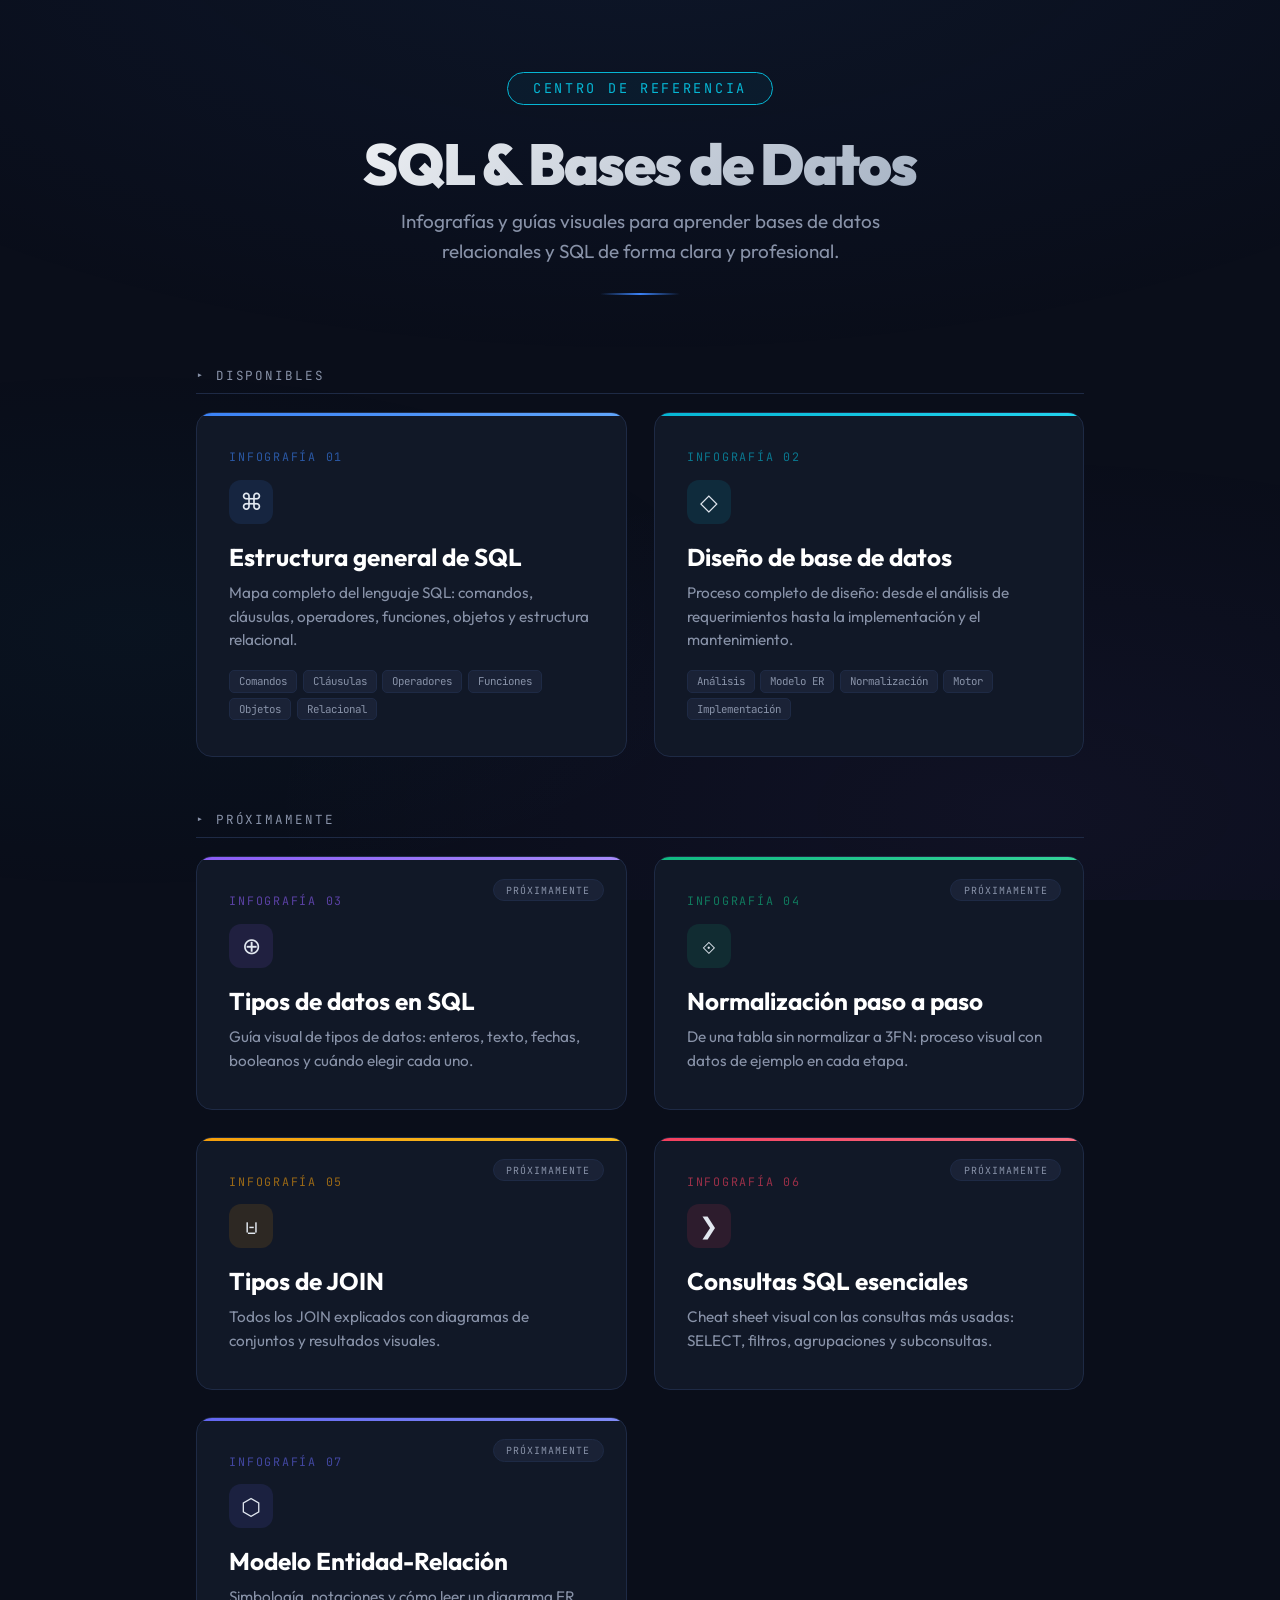
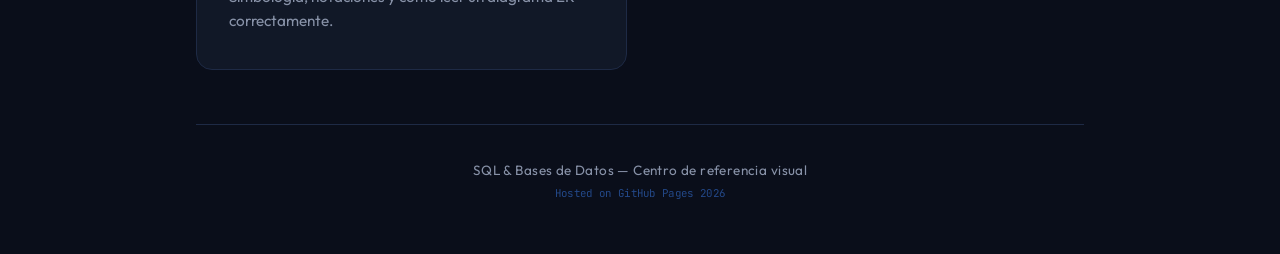
<file: index.html>
<!DOCTYPE html>
<html lang="es">
<head>
<meta charset="UTF-8">
<meta name="viewport" content="width=device-width, initial-scale=1.0">
<title>SQL & Bases de Datos — Centro de Referencia</title>
<link href="https://fonts.googleapis.com/css2?family=Outfit:wght@300;400;500;600;700;800;900&family=JetBrains+Mono:wght@400;500;600&display=swap" rel="stylesheet">
<style>
*{margin:0;padding:0;box-sizing:border-box}
:root{
--bg:#0a0e1a;
--surface:#111827;
--surface2:#1a2236;
--border:#1e2a45;
--text:#e2e8f0;
--text-muted:#8892a8;
}
html{font-size:18px}
body{
background:var(--bg);
color:var(--text);
font-family:'Outfit',sans-serif;
min-height:100vh;
overflow-x:hidden;
}
body::before{
content:'';position:fixed;top:0;left:0;right:0;bottom:0;
background:
  radial-gradient(ellipse 80% 50% at 50% -10%, #3b82f612, transparent),
  radial-gradient(ellipse 60% 40% at 80% 90%, #8b5cf60d, transparent),
  radial-gradient(ellipse 50% 30% at 10% 70%, #06b6d408, transparent);
pointer-events:none;z-index:0;
}

.container{position:relative;z-index:1;max-width:960px;margin:0 auto;padding:4rem 2rem 3rem}

/* HEADER */
.header{text-align:center;margin-bottom:4rem}
.logo{
font-family:'JetBrains Mono',monospace;
font-size:.75rem;letter-spacing:.2em;text-transform:uppercase;
color:#06b6d4;
border:1px solid #06b6d4;
border-radius:100px;
padding:.35rem 1.4rem;
display:inline-block;
margin-bottom:1.5rem;
background:rgba(6,182,212,.06);
}
.header h1{
font-size:3.2rem;font-weight:900;
letter-spacing:-.03em;
background:linear-gradient(135deg,#fff 0%,#94a3b8 100%);
-webkit-background-clip:text;-webkit-text-fill-color:transparent;
line-height:1.1;margin-bottom:.6rem;
}
.header p{
font-size:1.05rem;color:var(--text-muted);font-weight:400;
max-width:520px;margin:0 auto;line-height:1.6;
}
.header-line{
width:80px;height:2px;margin:1.5rem auto 0;
background:linear-gradient(90deg,transparent,#3b82f6,transparent);
}

/* CARDS GRID */
.cards{
display:grid;
grid-template-columns:repeat(2,1fr);
gap:1.5rem;
margin-bottom:3rem;
}

.card{
background:var(--surface);
border:1px solid var(--border);
border-radius:16px;
padding:2rem 1.8rem;
position:relative;
overflow:hidden;
text-decoration:none;
color:var(--text);
transition:all .35s ease;
display:flex;flex-direction:column;
}
.card::before{
content:'';position:absolute;top:0;left:0;right:0;height:3px;
background:var(--gradient);
transition:height .3s ease;
}
.card:hover{
border-color:var(--glow);
transform:translateY(-4px);
box-shadow:0 12px 40px rgba(0,0,0,.4), 0 0 30px var(--shadow);
}
.card:hover::before{height:4px}

.card-number{
font-family:'JetBrains Mono',monospace;
font-size:.65rem;color:var(--glow);opacity:.6;
letter-spacing:.15em;text-transform:uppercase;
margin-bottom:.8rem;
}
.card-icon{
width:44px;height:44px;border-radius:12px;
display:flex;align-items:center;justify-content:center;
background:var(--icon-bg);
font-size:1.3rem;
margin-bottom:1rem;
}
.card h2{
font-size:1.35rem;font-weight:700;color:#fff;
margin-bottom:.5rem;line-height:1.25;
}
.card p{
font-size:.85rem;color:var(--text-muted);line-height:1.55;
flex:1;
}
.card-tags{
display:flex;flex-wrap:wrap;gap:.3rem;
margin-top:1rem;
}
.card-tag{
font-family:'JetBrains Mono',monospace;
font-size:.6rem;
background:var(--surface2);
border:1px solid var(--border);
border-radius:5px;
padding:.18rem .5rem;
color:var(--text-muted);
}
.card-arrow{
position:absolute;bottom:1.5rem;right:1.5rem;
font-size:1.1rem;color:var(--glow);
opacity:0;transition:all .3s;
transform:translateX(-6px);
}
.card:hover .card-arrow{opacity:1;transform:translateX(0)}

/* AVAILABLE */
.card.available{cursor:pointer}

/* COMING SOON */
.card.soon{opacity:.45;pointer-events:none}
.card.soon::after{
content:'Próximamente';
position:absolute;top:1.2rem;right:1.2rem;
font-family:'JetBrains Mono',monospace;
font-size:.55rem;letter-spacing:.1em;text-transform:uppercase;
color:var(--text-muted);
border:1px solid var(--border);
border-radius:100px;
padding:.2rem .7rem;
background:var(--surface2);
}

/* CARD COLORS */
.card.c1{--glow:#3b82f6;--gradient:linear-gradient(90deg,#3b82f6,#60a5fa);--icon-bg:rgba(59,130,246,.12);--shadow:#3b82f615}
.card.c2{--glow:#06b6d4;--gradient:linear-gradient(90deg,#06b6d4,#22d3ee);--icon-bg:rgba(6,182,212,.12);--shadow:#06b6d415}
.card.c3{--glow:#8b5cf6;--gradient:linear-gradient(90deg,#8b5cf6,#a78bfa);--icon-bg:rgba(139,92,246,.12);--shadow:#8b5cf615}
.card.c4{--glow:#10b981;--gradient:linear-gradient(90deg,#10b981,#34d399);--icon-bg:rgba(16,185,129,.12);--shadow:#10b98115}
.card.c5{--glow:#f59e0b;--gradient:linear-gradient(90deg,#f59e0b,#fbbf24);--icon-bg:rgba(245,158,11,.12);--shadow:#f59e0b15}
.card.c6{--glow:#f43f5e;--gradient:linear-gradient(90deg,#f43f5e,#fb7185);--icon-bg:rgba(244,63,94,.12);--shadow:#f43f5e15}
.card.c7{--glow:#6366f1;--gradient:linear-gradient(90deg,#6366f1,#818cf8);--icon-bg:rgba(99,102,241,.12);--shadow:#6366f115}

/* SECTION LABEL */
.section-label{
font-family:'JetBrains Mono',monospace;
font-size:.7rem;letter-spacing:.15em;text-transform:uppercase;
color:var(--text-muted);
margin-bottom:1rem;
padding-bottom:.5rem;
border-bottom:1px solid var(--border);
}

/* FOOTER */
.footer{
text-align:center;
padding-top:2rem;
border-top:1px solid var(--border);
}
.footer p{
font-size:.75rem;color:var(--text-muted);letter-spacing:.03em;
}
.footer .tech{
font-family:'JetBrains Mono',monospace;
font-size:.6rem;margin-top:.4rem;color:#3b82f680;
}

/* RESPONSIVE */
@media(max-width:700px){
.cards{grid-template-columns:1fr}
.header h1{font-size:2.4rem}
}

/* ANIMATION */
@keyframes fadeUp{from{opacity:0;transform:translateY(20px)}to{opacity:1;transform:translateY(0)}}
.card{animation:fadeUp .5s ease both}
.card:nth-child(1){animation-delay:.05s}
.card:nth-child(2){animation-delay:.1s}
.card:nth-child(3){animation-delay:.15s}
.card:nth-child(4){animation-delay:.2s}
.card:nth-child(5){animation-delay:.25s}
.card:nth-child(6){animation-delay:.3s}
.card:nth-child(7){animation-delay:.35s}
</style>
</head>
<body>
<div class="container">

<header class="header">
  <div class="logo">Centro de referencia</div>
  <h1>SQL & Bases de Datos</h1>
  <p>Infografías y guías visuales para aprender bases de datos relacionales y SQL de forma clara y profesional.</p>
  <div class="header-line"></div>
</header>

<!-- DISPONIBLES -->
<div class="section-label">▸ Disponibles</div>
<div class="cards">

  <a class="card available c1" href="sql-infografia.html">
    <div class="card-number">Infografía 01</div>
    <div class="card-icon">⌘</div>
    <h2>Estructura general de SQL</h2>
    <p>Mapa completo del lenguaje SQL: comandos, cláusulas, operadores, funciones, objetos y estructura relacional.</p>
    <div class="card-tags">
      <span class="card-tag">Comandos</span>
      <span class="card-tag">Cláusulas</span>
      <span class="card-tag">Operadores</span>
      <span class="card-tag">Funciones</span>
      <span class="card-tag">Objetos</span>
      <span class="card-tag">Relacional</span>
    </div>
    <span class="card-arrow">→</span>
  </a>

  <a class="card available c2" href="diseno-base-de-datos.html">
    <div class="card-number">Infografía 02</div>
    <div class="card-icon">◇</div>
    <h2>Diseño de base de datos</h2>
    <p>Proceso completo de diseño: desde el análisis de requerimientos hasta la implementación y el mantenimiento.</p>
    <div class="card-tags">
      <span class="card-tag">Análisis</span>
      <span class="card-tag">Modelo ER</span>
      <span class="card-tag">Normalización</span>
      <span class="card-tag">Motor</span>
      <span class="card-tag">Implementación</span>
    </div>
    <span class="card-arrow">→</span>
  </a>

</div>

<!-- PRÓXIMAMENTE -->
<div class="section-label">▸ Próximamente</div>
<div class="cards">

  <div class="card soon c3">
    <div class="card-number">Infografía 03</div>
    <div class="card-icon">⊕</div>
    <h2>Tipos de datos en SQL</h2>
    <p>Guía visual de tipos de datos: enteros, texto, fechas, booleanos y cuándo elegir cada uno.</p>
  </div>

  <div class="card soon c4">
    <div class="card-number">Infografía 04</div>
    <div class="card-icon">⟐</div>
    <h2>Normalización paso a paso</h2>
    <p>De una tabla sin normalizar a 3FN: proceso visual con datos de ejemplo en cada etapa.</p>
  </div>

  <div class="card soon c5">
    <div class="card-number">Infografía 05</div>
    <div class="card-icon">⩁</div>
    <h2>Tipos de JOIN</h2>
    <p>Todos los JOIN explicados con diagramas de conjuntos y resultados visuales.</p>
  </div>

  <div class="card soon c6">
    <div class="card-number">Infografía 06</div>
    <div class="card-icon">❯</div>
    <h2>Consultas SQL esenciales</h2>
    <p>Cheat sheet visual con las consultas más usadas: SELECT, filtros, agrupaciones y subconsultas.</p>
  </div>

  <div class="card soon c7">
    <div class="card-number">Infografía 07</div>
    <div class="card-icon">⬡</div>
    <h2>Modelo Entidad-Relación</h2>
    <p>Simbología, notaciones y cómo leer un diagrama ER correctamente.</p>
  </div>

</div>

<footer class="footer">
  <p>SQL & Bases de Datos — Centro de referencia visual</p>
  <p class="tech">Hosted on GitHub Pages 2026</p>
</footer>

</div>
</body>
</html>
</file>
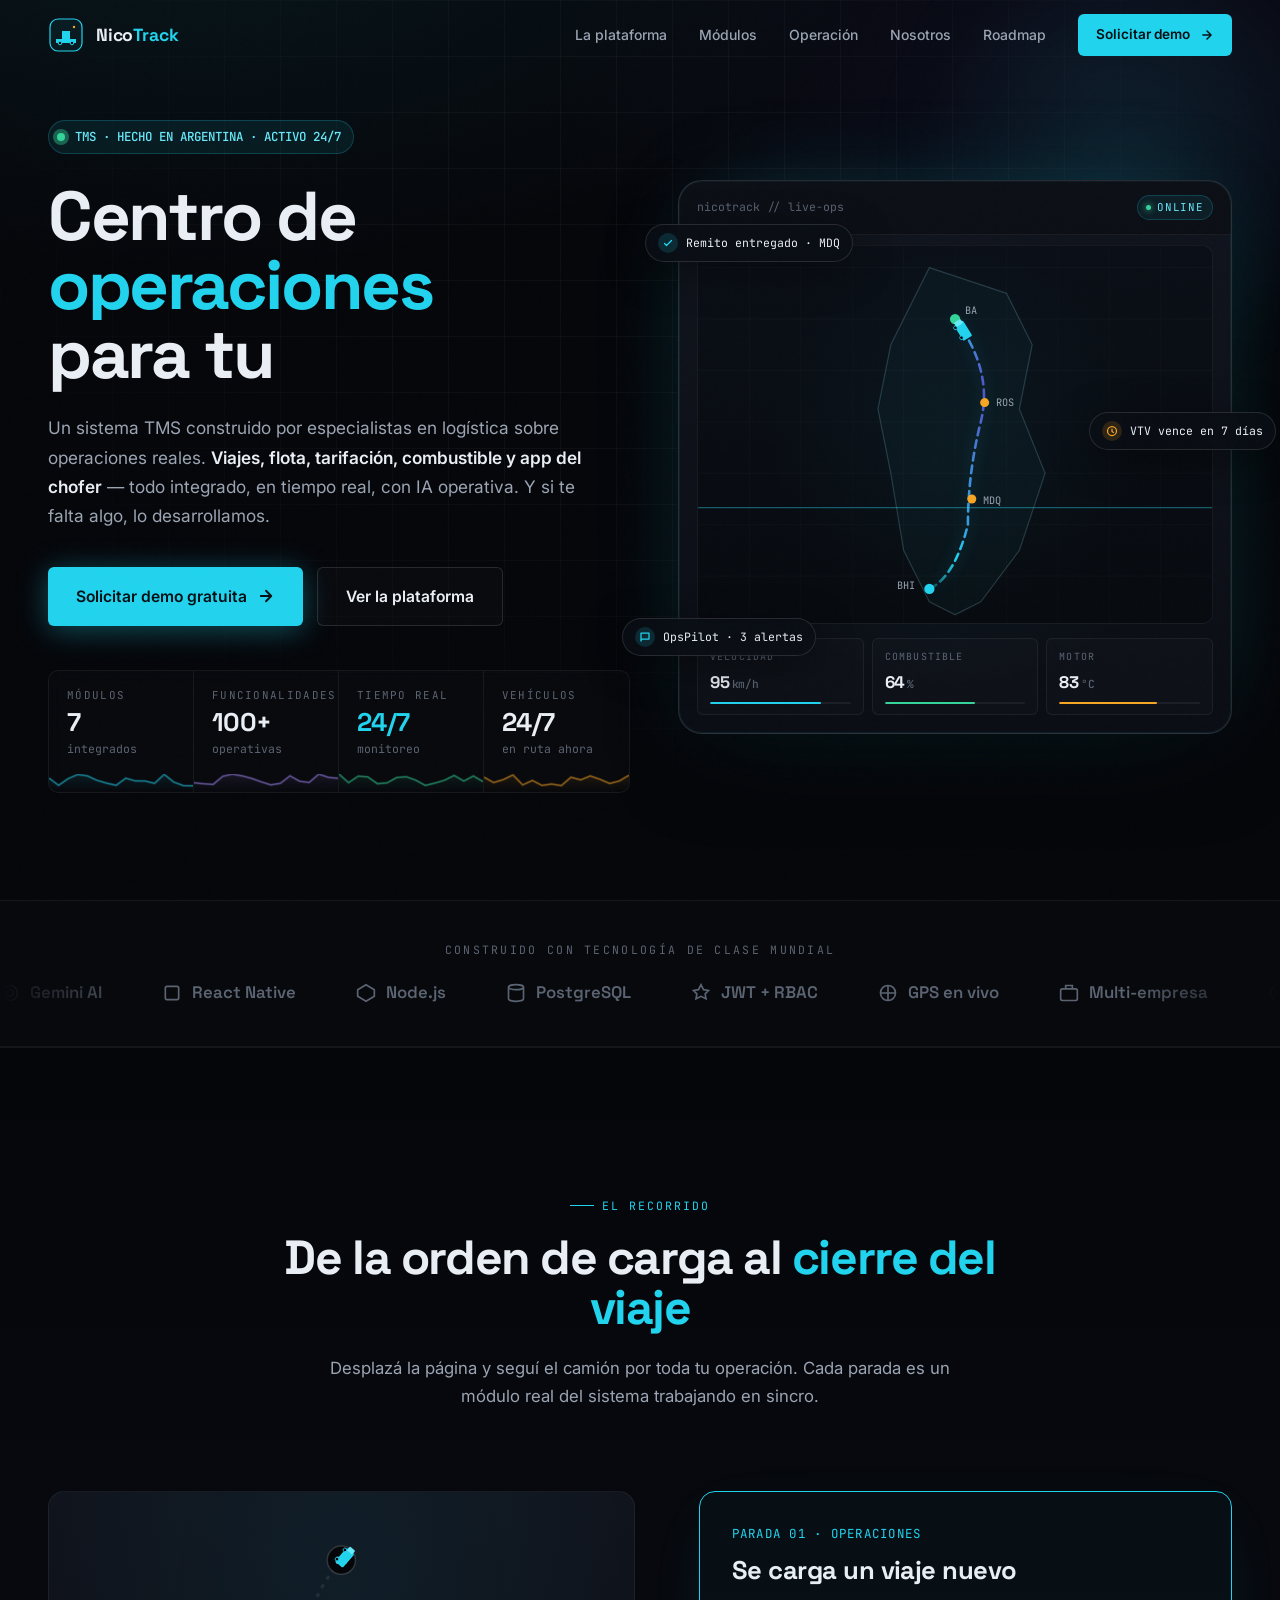
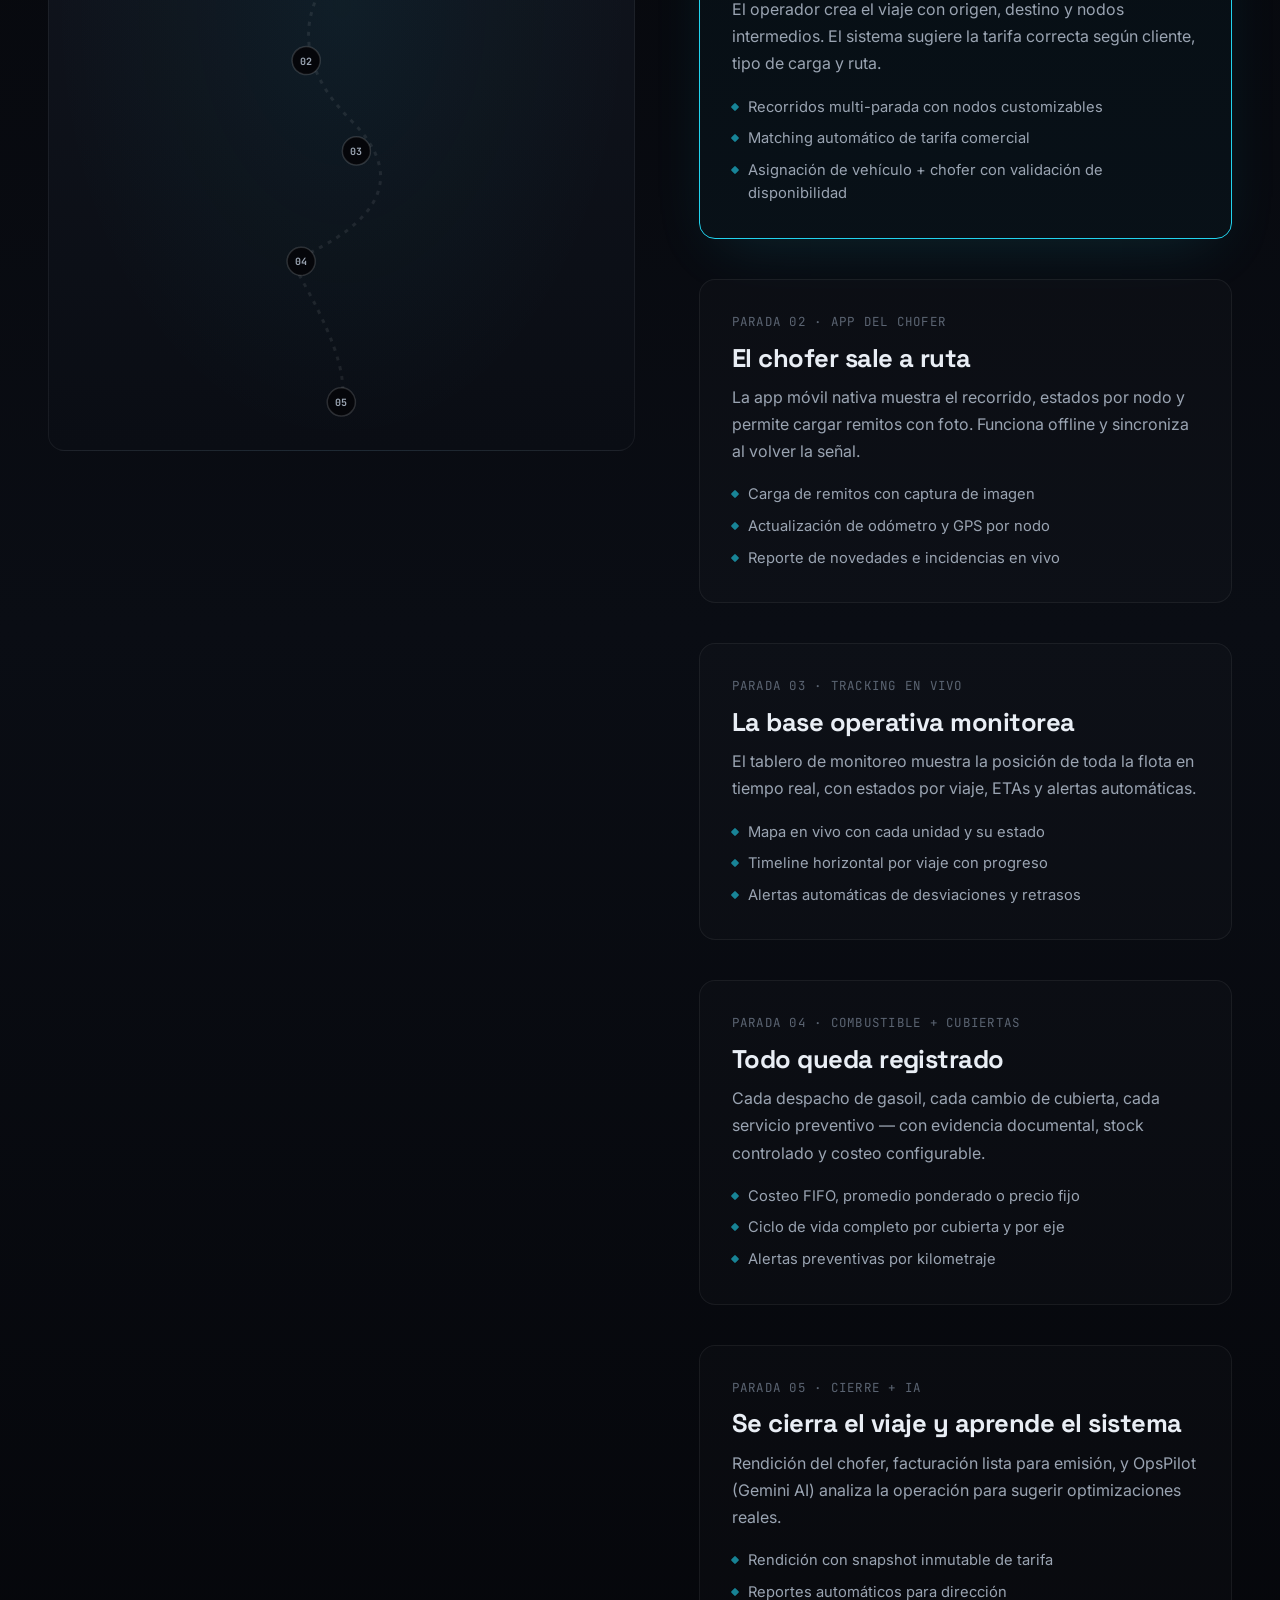
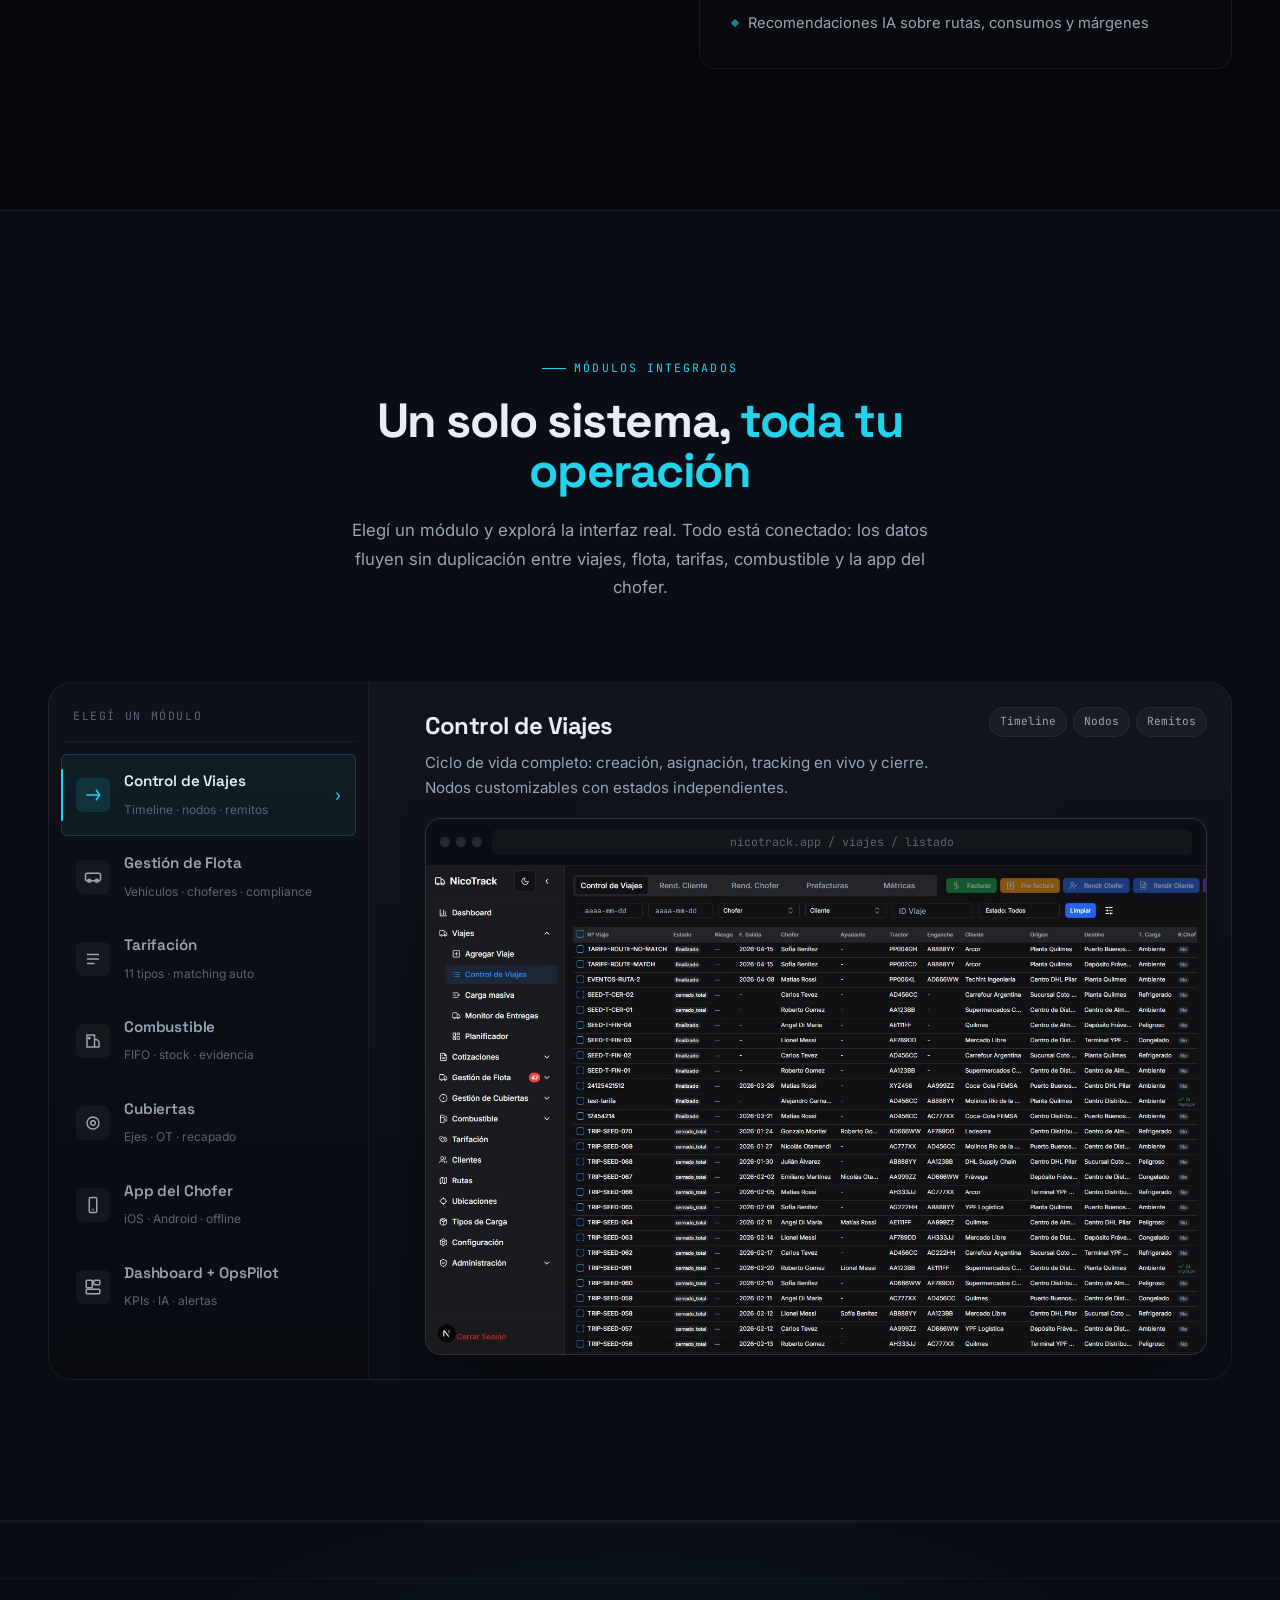
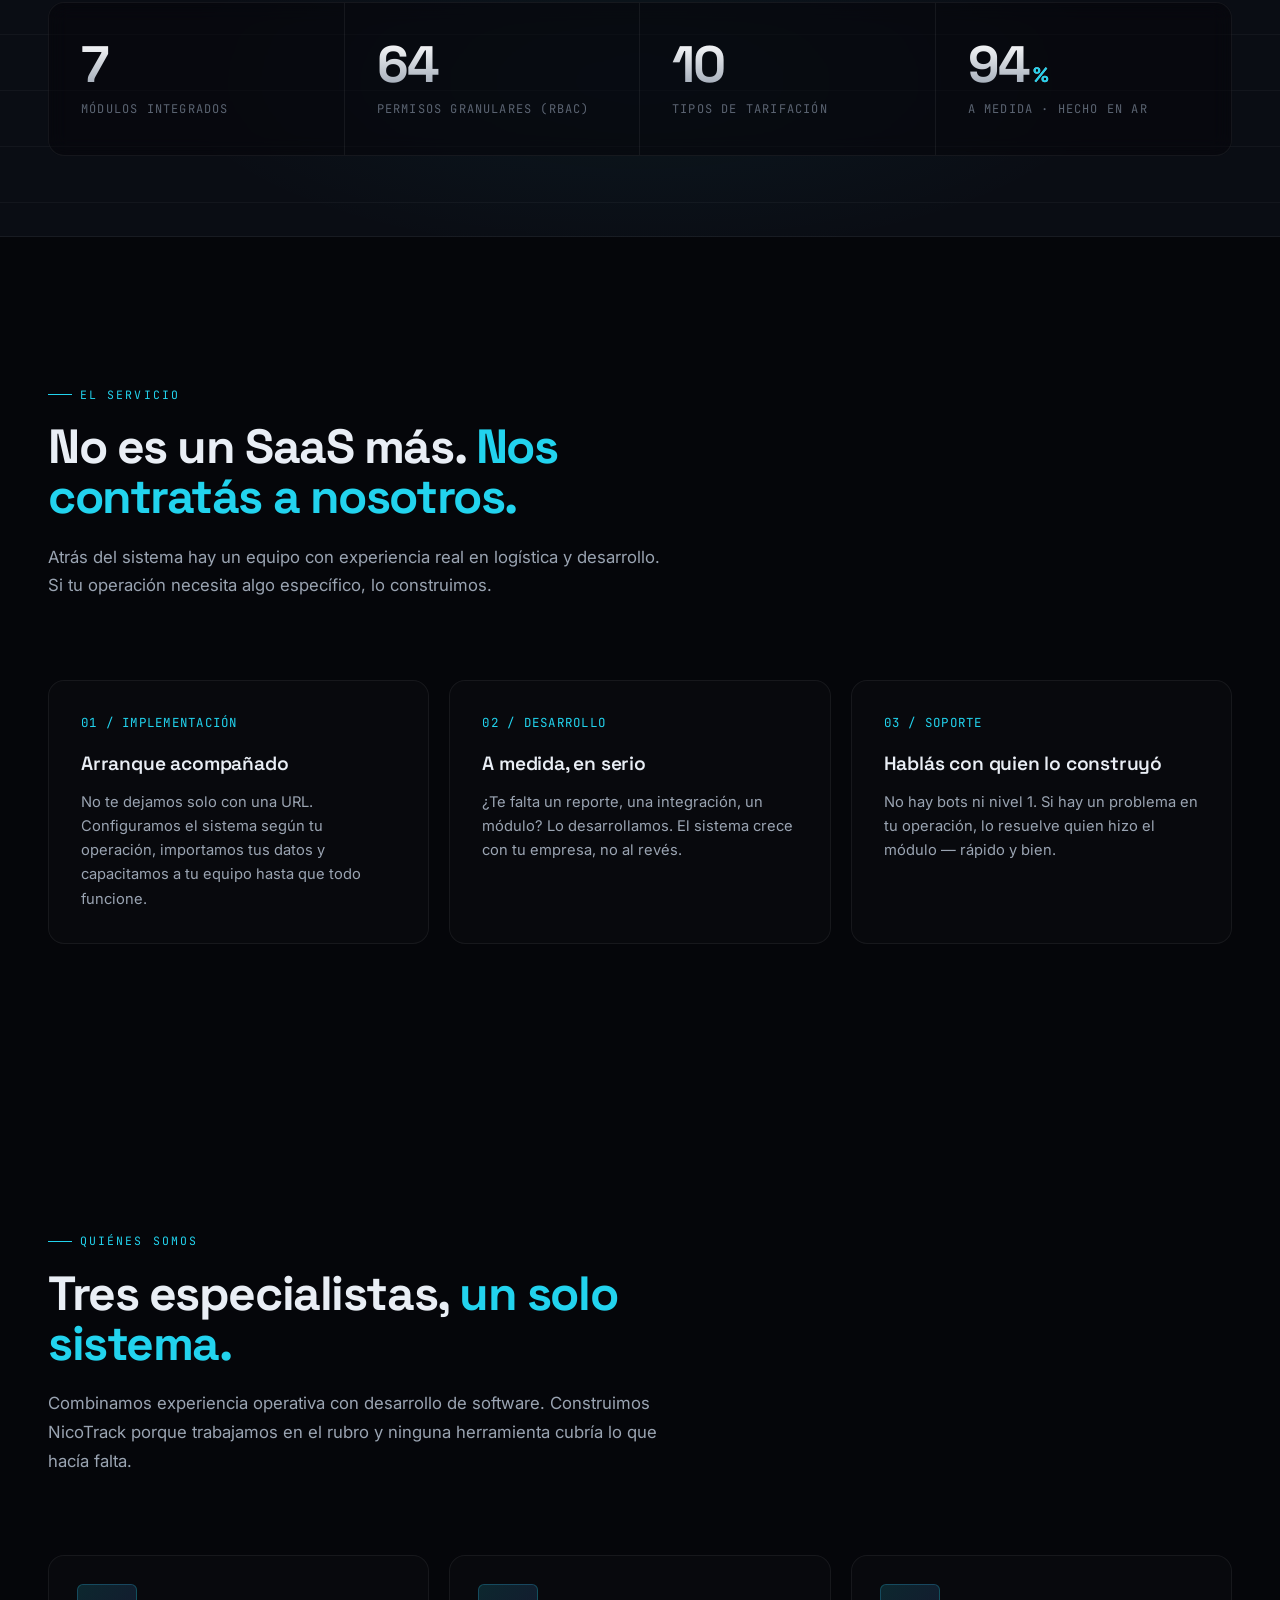
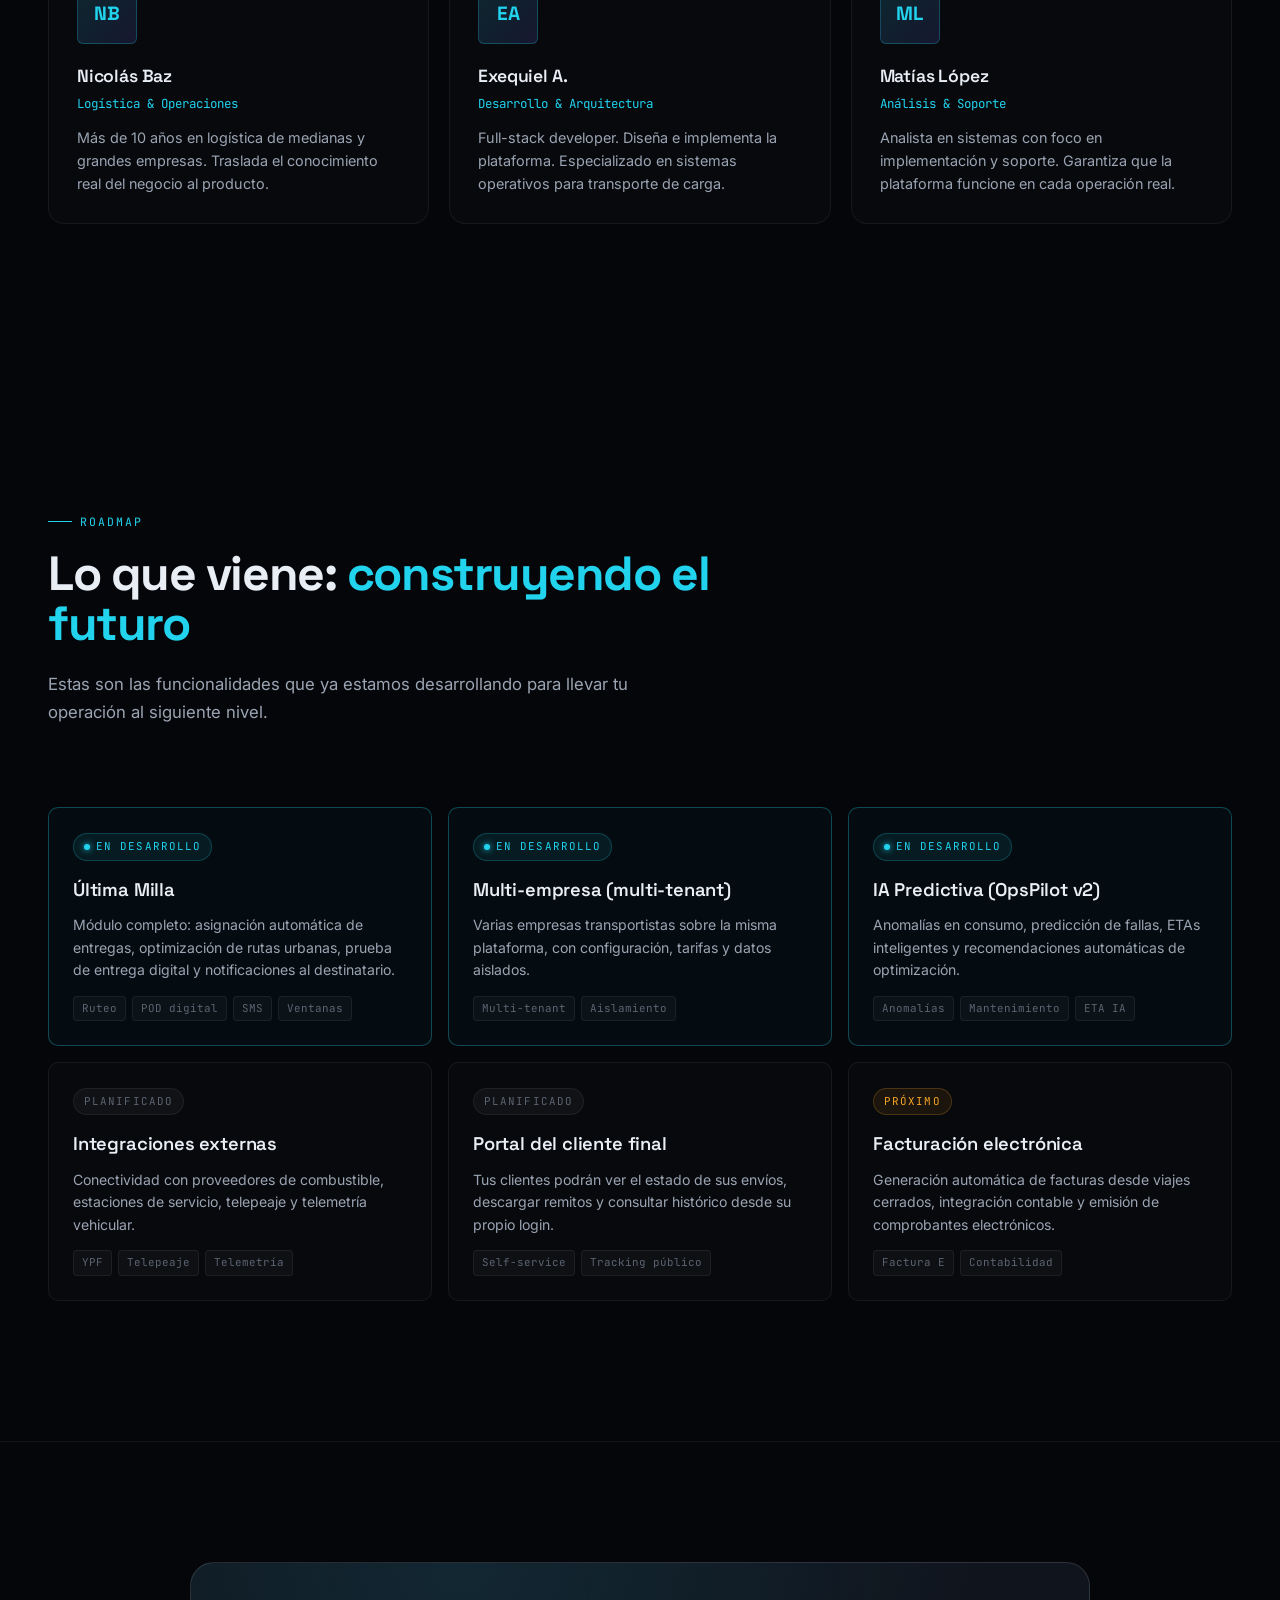
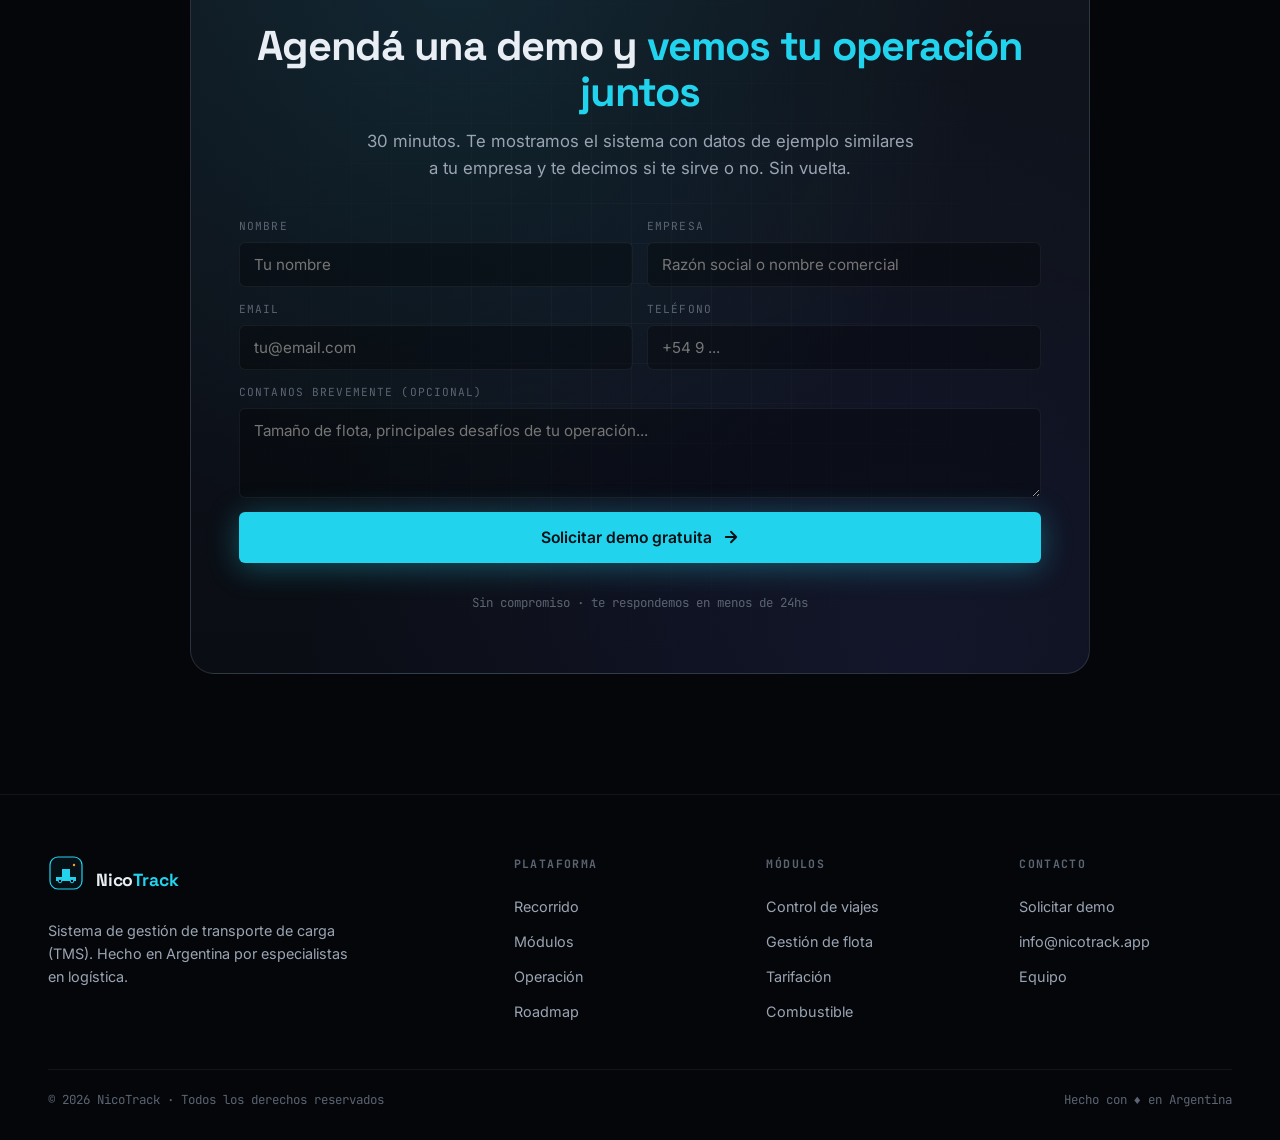
<file: logistica/index.html>
<!DOCTYPE html>
<html lang="es">
<head>
    <meta charset="UTF-8">
    <meta name="viewport" content="width=device-width, initial-scale=1.0">
    <title>NicoTrack — Centro de Operaciones Logísticas</title>
    <meta name="description" content="Sistema de gestión de transporte de carga (TMS). Flota, viajes, tarifación, combustible y app para choferes — en tiempo real, hecho en Argentina.">
    <link rel="stylesheet" href="css/styles.css">
    <link rel="preconnect" href="https://fonts.googleapis.com">
    <link rel="preconnect" href="https://fonts.gstatic.com" crossorigin>
    <link href="https://fonts.googleapis.com/css2?family=Inter:wght@400;500;600;700&family=Space+Grotesk:wght@400;500;600;700&family=JetBrains+Mono:wght@400;500;600&display=swap" rel="stylesheet">
</head>
<body>

    <!-- ══════════════════════════════════════════════
         NAVBAR
         ══════════════════════════════════════════════ -->
    <nav class="navbar" id="navbar">
        <div class="nav-container">
            <a href="#" class="nav-logo">
                <span class="logo-mark">
                    <svg viewBox="0 0 36 36" fill="none">
                        <rect x="2" y="2" width="32" height="32" rx="8" stroke="#22d3ee" stroke-width="1.2" fill="rgba(34,211,238,0.06)"/>
                        <path d="M8 22 L14 22 L14 14 L22 14 L22 22 L28 22 L28 26 L8 26 Z" fill="#22d3ee"/>
                        <circle cx="12" cy="26" r="1.8" fill="#05060a" stroke="#22d3ee" stroke-width="1"/>
                        <circle cx="24" cy="26" r="1.8" fill="#05060a" stroke="#22d3ee" stroke-width="1"/>
                        <circle cx="26" cy="10" r="1.2" fill="#f5a524"/>
                    </svg>
                </span>
                <span class="logo-text">Nico<span class="accent">Track</span></span>
            </a>
            <div class="nav-links" id="navLinks">
                <a href="#journey" class="nav-link">La plataforma</a>
                <a href="#explorer" class="nav-link">Módulos</a>
                <a href="#metrics" class="nav-link">Operación</a>
                <a href="#team" class="nav-link">Nosotros</a>
                <a href="#roadmap" class="nav-link">Roadmap</a>
                <a href="#contacto" class="nav-link btn-cta">
                    Solicitar demo
                    <svg width="14" height="14" viewBox="0 0 24 24" fill="none" stroke="currentColor" stroke-width="2.5"><path d="M5 12h14M12 5l7 7-7 7" stroke-linecap="round" stroke-linejoin="round"/></svg>
                </a>
            </div>
            <button class="nav-toggle" id="navToggle" aria-label="Menú"><span></span><span></span><span></span></button>
        </div>
    </nav>

    <!-- ══════════════════════════════════════════════
         HERO — Command Center
         ══════════════════════════════════════════════ -->
    <section class="hero" id="hero">
        <div class="hero-bg">
            <div class="hero-grid"></div>
            <div class="hero-radar"></div>
        </div>

        <div class="container">
            <div class="hero-inner">
                <!-- LEFT: copy -->
                <div class="hero-copy">
                    <div class="hero-live">
                        <span class="live-dot"></span>
                        TMS · HECHO EN ARGENTINA · ACTIVO 24/7
                    </div>

                    <h1 class="hero-title">
                        <span class="line clip">Centro de</span>
                        <span class="line clip"><span class="underline">operaciones</span></span>
                        <span class="line">para tu
                            <span class="rotator" id="heroRotator" data-words="flota.|carga.|ruta.|red.|viajes.|tarifas.|combustible.|entregas.|choferes.">
                                <span class="rotator-current">flota.</span>
                            </span>
                        </span>
                    </h1>

                    <p class="hero-sub">
                        Un sistema TMS construido por especialistas en logística sobre operaciones reales.
                        <strong>Viajes, flota, tarifación, combustible y app del chofer</strong> — todo integrado, 
                        en tiempo real, con IA operativa. Y si te falta algo, lo desarrollamos.
                    </p>

                    <div class="hero-actions">
                        <a href="#contacto" class="btn btn-primary btn-lg">
                            Solicitar demo gratuita
                            <svg width="18" height="18" viewBox="0 0 24 24" fill="none" stroke="currentColor" stroke-width="2.5"><path d="M5 12h14M12 5l7 7-7 7" stroke-linecap="round" stroke-linejoin="round"/></svg>
                        </a>
                        <a href="#journey" class="btn btn-ghost btn-lg">
                            Ver la plataforma
                        </a>
                    </div>

                    <div class="hero-kpis" data-counters>
                        <div class="kpi">
                            <div class="kpi-label">Módulos</div>
                            <div class="kpi-val"><span data-count="7">0</span></div>
                            <div class="kpi-sub">integrados</div>
                            <canvas class="kpi-sparkline" data-sparkline data-color="#22d3ee"></canvas>
                        </div>
                        <div class="kpi">
                            <div class="kpi-label">Funcionalidades</div>
                            <div class="kpi-val"><span data-count="100">0</span>+</div>
                            <div class="kpi-sub">operativas</div>
                            <canvas class="kpi-sparkline" data-sparkline data-color="#a78bfa"></canvas>
                        </div>
                        <div class="kpi">
                            <div class="kpi-label">Tiempo real</div>
                            <div class="kpi-val live"><span data-count="24">0</span>/7</div>
                            <div class="kpi-sub">monitoreo</div>
                            <canvas class="kpi-sparkline" data-sparkline data-color="#34d399"></canvas>
                        </div>
                        <div class="kpi">
                            <div class="kpi-label">Vehículos</div>
                            <div class="kpi-val"><span data-count="24">0</span>/7</div>
                            <div class="kpi-sub">en ruta ahora</div>
                            <canvas class="kpi-sparkline" data-sparkline data-color="#f5a524"></canvas>
                        </div>
                    </div>
                </div>

                <!-- RIGHT: live command display -->
                <div class="hero-cmd">
                    <div class="hero-cmd-frame">
                        <div class="cmd-topbar">
                            <span>nicotrack // live-ops</span>
                            <span class="tag">ONLINE</span>
                        </div>
                        <div class="cmd-body">
                            <div class="hero-map">
                                <svg viewBox="0 0 400 340" preserveAspectRatio="xMidYMid slice">
                                    <defs>
                                        <linearGradient id="routeGrad" x1="0%" y1="0%" x2="100%" y2="0%">
                                            <stop offset="0%" stop-color="#22d3ee" stop-opacity="0.2"/>
                                            <stop offset="50%" stop-color="#22d3ee" stop-opacity="1"/>
                                            <stop offset="100%" stop-color="#6366f1" stop-opacity="0.8"/>
                                        </linearGradient>
                                        <filter id="truckGlow">
                                            <feGaussianBlur stdDeviation="2"/>
                                            <feComposite in="SourceGraphic" operator="over"/>
                                        </filter>
                                    </defs>

                                    <!-- Background grid -->
                                    <g class="map-grid-lines">
                                        <line x1="0" y1="40" x2="400" y2="40"/>
                                        <line x1="0" y1="80" x2="400" y2="80"/>
                                        <line x1="0" y1="120" x2="400" y2="120"/>
                                        <line x1="0" y1="160" x2="400" y2="160"/>
                                        <line x1="0" y1="200" x2="400" y2="200"/>
                                        <line x1="0" y1="240" x2="400" y2="240"/>
                                        <line x1="0" y1="280" x2="400" y2="280"/>
                                        <line x1="40" y1="0" x2="40" y2="340"/>
                                        <line x1="80" y1="0" x2="80" y2="340"/>
                                        <line x1="120" y1="0" x2="120" y2="340"/>
                                        <line x1="160" y1="0" x2="160" y2="340"/>
                                        <line x1="200" y1="0" x2="200" y2="340"/>
                                        <line x1="240" y1="0" x2="240" y2="340"/>
                                        <line x1="280" y1="0" x2="280" y2="340"/>
                                        <line x1="320" y1="0" x2="320" y2="340"/>
                                        <line x1="360" y1="0" x2="360" y2="340"/>
                                    </g>

                                    <!-- Abstract Argentina-ish shape -->
                                    <path class="map-country-inner" d="M 180 40 L 240 60 L 260 100 L 250 150 L 270 200 L 250 260 L 220 300 L 200 310 L 180 300 L 160 260 L 150 200 L 140 150 L 150 100 L 170 60 Z"/>
                                    <path class="map-country" d="M 180 40 L 240 60 L 260 100 L 250 150 L 270 200 L 250 260 L 220 300 L 200 310 L 180 300 L 160 260 L 150 200 L 140 150 L 150 100 L 170 60 Z"/>

                                    <!-- Route path (truck travels this) -->
                                    <path id="routePath" class="map-route-path"
                                          d="M 200 80 Q 230 120 220 160 T 210 240 Q 200 280 180 290"/>

                                    <!-- Waypoints -->
                                    <g class="waypoint" transform="translate(200, 80)">
                                        <circle class="map-dot-ring" r="3"/>
                                        <circle class="map-dot green" r="4"/>
                                    </g>
                                    <g class="waypoint" transform="translate(223, 145)">
                                        <circle class="map-dot-ring amber" r="3"/>
                                        <circle class="map-dot amber" r="3.5"/>
                                    </g>
                                    <g class="waypoint" transform="translate(213, 220)">
                                        <circle class="map-dot-ring amber" r="3"/>
                                        <circle class="map-dot amber" r="3.5"/>
                                    </g>
                                    <g class="waypoint" transform="translate(180, 290)">
                                        <circle class="map-dot-ring" r="3"/>
                                        <circle class="map-dot" r="4"/>
                                    </g>

                                    <!-- City labels -->
                                    <text x="208" y="76" fill="#9aa4b2" font-size="8" font-family="JetBrains Mono">BA</text>
                                    <text x="232" y="148" fill="#9aa4b2" font-size="8" font-family="JetBrains Mono">ROS</text>
                                    <text x="222" y="224" fill="#9aa4b2" font-size="8" font-family="JetBrains Mono">MDQ</text>
                                    <text x="155" y="290" fill="#9aa4b2" font-size="8" font-family="JetBrains Mono">BHI</text>

                                    <!-- Animated truck -->
                                    <g id="truckGroup">
                                        <g transform="translate(-7, -4)">
                                            <rect x="-2" y="0" width="14" height="8" rx="1" fill="#22d3ee"/>
                                            <rect x="-4" y="1" width="4" height="6" rx="1" fill="#67e8f9"/>
                                            <circle cx="0" cy="8" r="1.4" fill="#05060a" stroke="#22d3ee" stroke-width="0.6"/>
                                            <circle cx="9" cy="8" r="1.4" fill="#05060a" stroke="#22d3ee" stroke-width="0.6"/>
                                        </g>
                                    </g>

                                    <!-- Scanning line -->
                                    <line x1="0" y1="0" x2="400" y2="0" stroke="#22d3ee" stroke-width="1" opacity="0.4">
                                        <animate attributeName="y1" from="0" to="340" dur="4s" repeatCount="indefinite"/>
                                        <animate attributeName="y2" from="0" to="340" dur="4s" repeatCount="indefinite"/>
                                    </line>
                                </svg>
                            </div>

                            <div class="cmd-readouts">
                                <div class="readout">
                                    <div class="readout-label">Velocidad</div>
                                    <div class="readout-val" id="telSpeed">82<span class="unit">km/h</span></div>
                                    <div class="bar"><div class="bar-fill" id="telSpeedBar" style="width: 68%"></div></div>
                                </div>
                                <div class="readout">
                                    <div class="readout-label">Combustible</div>
                                    <div class="readout-val" id="telFuel">68<span class="unit">%</span></div>
                                    <div class="bar"><div class="bar-fill green" id="telFuelBar" style="width: 68%"></div></div>
                                </div>
                                <div class="readout">
                                    <div class="readout-label">Motor</div>
                                    <div class="readout-val" id="telTemp">84<span class="unit">°C</span></div>
                                    <div class="bar"><div class="bar-fill amber" id="telTempBar" style="width: 70%"></div></div>
                                </div>
                            </div>
                        </div>
                    </div>

                    <!-- Floating callouts -->
                    <div class="hero-chip top-left">
                        <span class="ic">
                            <svg width="12" height="12" viewBox="0 0 24 24" fill="none" stroke="currentColor" stroke-width="2.5"><path d="M5 13l4 4L19 7" stroke-linecap="round" stroke-linejoin="round"/></svg>
                        </span>
                        Remito entregado · MDQ
                    </div>
                    <div class="hero-chip mid-right">
                        <span class="ic" style="background:rgba(245,165,36,0.15); color:#f5a524">
                            <svg width="12" height="12" viewBox="0 0 24 24" fill="none" stroke="currentColor" stroke-width="2.5"><path d="M12 8v5l3 2" stroke-linecap="round"/><circle cx="12" cy="12" r="9"/></svg>
                        </span>
                        VTV vence en 7 días
                    </div>
                    <div class="hero-chip bottom-left">
                        <span class="ic">
                            <svg width="12" height="12" viewBox="0 0 24 24" fill="none" stroke="currentColor" stroke-width="2.5"><path d="M4 4h16v12H5l-1 4z" stroke-linejoin="round"/></svg>
                        </span>
                        OpsPilot · 3 alertas
                    </div>
                </div>
            </div>
        </div>
    </section>

    <!-- ══════════════════════════════════════════════
         MARQUEE — Technology / Ecosystem
         ══════════════════════════════════════════════ -->
    <div class="marquee-section">
        <div class="marquee-label">Construido con tecnología de clase mundial</div>
        <div class="marquee">
            <div class="marquee-track">
                <span class="marquee-item"><svg viewBox="0 0 24 24" fill="none" stroke="currentColor" stroke-width="2"><circle cx="12" cy="12" r="4"/><circle cx="12" cy="12" r="9"/></svg> Gemini AI</span>
                <span class="marquee-item"><svg viewBox="0 0 24 24" fill="none" stroke="currentColor" stroke-width="2"><rect x="4" y="4" width="16" height="16" rx="2"/></svg> React Native</span>
                <span class="marquee-item"><svg viewBox="0 0 24 24" fill="none" stroke="currentColor" stroke-width="2"><path d="M12 2l10 6v8l-10 6L2 16V8z"/></svg> Node.js</span>
                <span class="marquee-item"><svg viewBox="0 0 24 24" fill="none" stroke="currentColor" stroke-width="2"><ellipse cx="12" cy="5" rx="9" ry="3"/><path d="M3 5v14a9 3 0 0018 0V5"/></svg> PostgreSQL</span>
                <span class="marquee-item"><svg viewBox="0 0 24 24" fill="none" stroke="currentColor" stroke-width="2"><path d="M12 2l3 6 6 1-4 4 1 6-6-3-6 3 1-6L3 9l6-1z"/></svg> JWT + RBAC</span>
                <span class="marquee-item"><svg viewBox="0 0 24 24" fill="none" stroke="currentColor" stroke-width="2"><path d="M3 12h18M12 3v18"/><circle cx="12" cy="12" r="9"/></svg> GPS en vivo</span>
                <span class="marquee-item"><svg viewBox="0 0 24 24" fill="none" stroke="currentColor" stroke-width="2"><rect x="2" y="7" width="20" height="14" rx="2"/><path d="M16 7V3H8v4"/></svg> Multi-empresa</span>
                <!-- duplicated for seamless loop -->
                <span class="marquee-item"><svg viewBox="0 0 24 24" fill="none" stroke="currentColor" stroke-width="2"><circle cx="12" cy="12" r="4"/><circle cx="12" cy="12" r="9"/></svg> Gemini AI</span>
                <span class="marquee-item"><svg viewBox="0 0 24 24" fill="none" stroke="currentColor" stroke-width="2"><rect x="4" y="4" width="16" height="16" rx="2"/></svg> React Native</span>
                <span class="marquee-item"><svg viewBox="0 0 24 24" fill="none" stroke="currentColor" stroke-width="2"><path d="M12 2l10 6v8l-10 6L2 16V8z"/></svg> Node.js</span>
                <span class="marquee-item"><svg viewBox="0 0 24 24" fill="none" stroke="currentColor" stroke-width="2"><ellipse cx="12" cy="5" rx="9" ry="3"/><path d="M3 5v14a9 3 0 0018 0V5"/></svg> PostgreSQL</span>
                <span class="marquee-item"><svg viewBox="0 0 24 24" fill="none" stroke="currentColor" stroke-width="2"><path d="M12 2l3 6 6 1-4 4 1 6-6-3-6 3 1-6L3 9l6-1z"/></svg> JWT + RBAC</span>
                <span class="marquee-item"><svg viewBox="0 0 24 24" fill="none" stroke="currentColor" stroke-width="2"><path d="M3 12h18M12 3v18"/><circle cx="12" cy="12" r="9"/></svg> GPS en vivo</span>
                <span class="marquee-item"><svg viewBox="0 0 24 24" fill="none" stroke="currentColor" stroke-width="2"><rect x="2" y="7" width="20" height="14" rx="2"/><path d="M16 7V3H8v4"/></svg> Multi-empresa</span>
            </div>
        </div>
    </div>

    <!-- ══════════════════════════════════════════════
         JOURNEY — Scroll-driven truck route
         ══════════════════════════════════════════════ -->
    <section class="section journey" id="journey">
        <div class="container">
            <div class="section-head centered reveal">
                <div class="eyebrow">El recorrido</div>
                <h2 class="section-title">De la orden de carga al <span class="accent">cierre del viaje</span></h2>
                <p class="section-desc">Desplazá la página y seguí el camión por toda tu operación. Cada parada es un módulo real del sistema trabajando en sincro.</p>
            </div>

            <div class="journey-stage" id="journeyContainer">
                <!-- Sticky road visualization -->
                <div class="journey-road">
                    <div class="journey-road-inner">
                        <svg viewBox="0 0 300 500" preserveAspectRatio="xMidYMid meet">
                            <defs>
                                <linearGradient id="jPathGrad" x1="0" y1="0" x2="0" y2="1">
                                    <stop offset="0%" stop-color="#22d3ee"/>
                                    <stop offset="100%" stop-color="#6366f1"/>
                                </linearGradient>
                            </defs>

                            <!-- Background faint path -->
                            <path d="M 150 40 Q 80 120 160 200 T 100 340 Q 160 440 150 480"
                                  fill="none" stroke="rgba(255,255,255,0.08)" stroke-width="3" stroke-dasharray="4 6"/>

                            <!-- Animated progress path -->
                            <path id="journeyPath" d="M 150 40 Q 80 120 160 200 T 100 340 Q 160 440 150 480"
                                  fill="none" stroke="url(#jPathGrad)" stroke-width="3" stroke-linecap="round"
                                  style="filter: drop-shadow(0 0 8px rgba(34,211,238,0.5))"/>

                            <!-- Milestones -->
                            <g class="journey-milestone" transform="translate(150, 40)">
                                <circle r="14" fill="#05060a" stroke="rgba(255,255,255,0.15)" stroke-width="1.5" class="ms-ring"/>
                                <text y="4" text-anchor="middle" fill="#9aa4b2" font-size="10" font-family="JetBrains Mono" font-weight="700">01</text>
                            </g>
                            <g class="journey-milestone" transform="translate(115, 140)">
                                <circle r="14" fill="#05060a" stroke="rgba(255,255,255,0.15)" stroke-width="1.5" class="ms-ring"/>
                                <text y="4" text-anchor="middle" fill="#9aa4b2" font-size="10" font-family="JetBrains Mono" font-weight="700">02</text>
                            </g>
                            <g class="journey-milestone" transform="translate(165, 230)">
                                <circle r="14" fill="#05060a" stroke="rgba(255,255,255,0.15)" stroke-width="1.5" class="ms-ring"/>
                                <text y="4" text-anchor="middle" fill="#9aa4b2" font-size="10" font-family="JetBrains Mono" font-weight="700">03</text>
                            </g>
                            <g class="journey-milestone" transform="translate(110, 340)">
                                <circle r="14" fill="#05060a" stroke="rgba(255,255,255,0.15)" stroke-width="1.5" class="ms-ring"/>
                                <text y="4" text-anchor="middle" fill="#9aa4b2" font-size="10" font-family="JetBrains Mono" font-weight="700">04</text>
                            </g>
                            <g class="journey-milestone" transform="translate(150, 480)">
                                <circle r="14" fill="#05060a" stroke="rgba(255,255,255,0.15)" stroke-width="1.5" class="ms-ring"/>
                                <text y="4" text-anchor="middle" fill="#9aa4b2" font-size="10" font-family="JetBrains Mono" font-weight="700">05</text>
                            </g>

                            <!-- Traveling truck -->
                            <g id="journeyTruck">
                                <g transform="translate(-10, -6)">
                                    <rect x="-3" y="0" width="18" height="10" rx="1.5" fill="#22d3ee"/>
                                    <rect x="-6" y="1.5" width="5" height="7" rx="1" fill="#67e8f9"/>
                                    <circle cx="0" cy="10" r="1.8" fill="#05060a" stroke="#22d3ee" stroke-width="0.8"/>
                                    <circle cx="12" cy="10" r="1.8" fill="#05060a" stroke="#22d3ee" stroke-width="0.8"/>
                                </g>
                            </g>
                        </svg>
                    </div>
                </div>

                <!-- Steps -->
                <div class="journey-steps">
                    <div class="journey-step reveal">
                        <div class="journey-step-idx">PARADA 01 · OPERACIONES</div>
                        <h3>Se carga un viaje nuevo</h3>
                        <p>El operador crea el viaje con origen, destino y nodos intermedios. El sistema sugiere la tarifa correcta según cliente, tipo de carga y ruta.</p>
                        <ul class="journey-bullets">
                            <li>Recorridos multi-parada con nodos customizables</li>
                            <li>Matching automático de tarifa comercial</li>
                            <li>Asignación de vehículo + chofer con validación de disponibilidad</li>
                        </ul>
                    </div>
                    <div class="journey-step reveal">
                        <div class="journey-step-idx">PARADA 02 · APP DEL CHOFER</div>
                        <h3>El chofer sale a ruta</h3>
                        <p>La app móvil nativa muestra el recorrido, estados por nodo y permite cargar remitos con foto. Funciona offline y sincroniza al volver la señal.</p>
                        <ul class="journey-bullets">
                            <li>Carga de remitos con captura de imagen</li>
                            <li>Actualización de odómetro y GPS por nodo</li>
                            <li>Reporte de novedades e incidencias en vivo</li>
                        </ul>
                    </div>
                    <div class="journey-step reveal">
                        <div class="journey-step-idx">PARADA 03 · TRACKING EN VIVO</div>
                        <h3>La base operativa monitorea</h3>
                        <p>El tablero de monitoreo muestra la posición de toda la flota en tiempo real, con estados por viaje, ETAs y alertas automáticas.</p>
                        <ul class="journey-bullets">
                            <li>Mapa en vivo con cada unidad y su estado</li>
                            <li>Timeline horizontal por viaje con progreso</li>
                            <li>Alertas automáticas de desviaciones y retrasos</li>
                        </ul>
                    </div>
                    <div class="journey-step reveal">
                        <div class="journey-step-idx">PARADA 04 · COMBUSTIBLE + CUBIERTAS</div>
                        <h3>Todo queda registrado</h3>
                        <p>Cada despacho de gasoil, cada cambio de cubierta, cada servicio preventivo — con evidencia documental, stock controlado y costeo configurable.</p>
                        <ul class="journey-bullets">
                            <li>Costeo FIFO, promedio ponderado o precio fijo</li>
                            <li>Ciclo de vida completo por cubierta y por eje</li>
                            <li>Alertas preventivas por kilometraje</li>
                        </ul>
                    </div>
                    <div class="journey-step reveal">
                        <div class="journey-step-idx">PARADA 05 · CIERRE + IA</div>
                        <h3>Se cierra el viaje y aprende el sistema</h3>
                        <p>Rendición del chofer, facturación lista para emisión, y OpsPilot (Gemini AI) analiza la operación para sugerir optimizaciones reales.</p>
                        <ul class="journey-bullets">
                            <li>Rendición con snapshot inmutable de tarifa</li>
                            <li>Reportes automáticos para dirección</li>
                            <li>Recomendaciones IA sobre rutas, consumos y márgenes</li>
                        </ul>
                    </div>
                </div>
            </div>
        </div>
    </section>

    <!-- ══════════════════════════════════════════════
         EXPLORER — Interactive module tabs
         ══════════════════════════════════════════════ -->
    <section class="section explorer" id="explorer">
        <div class="container">
            <div class="section-head centered reveal">
                <div class="eyebrow">Módulos integrados</div>
                <h2 class="section-title">Un solo sistema, <span class="accent">toda tu operación</span></h2>
                <p class="section-desc">Elegí un módulo y explorá la interfaz real. Todo está conectado: los datos fluyen sin duplicación entre viajes, flota, tarifas, combustible y la app del chofer.</p>
            </div>

            <div class="explorer-layout reveal">
                <!-- Tab list -->
                <aside class="explorer-list">
                    <div class="explorer-list-head">Elegí un módulo</div>

                    <div class="explorer-tab active" data-module="viajes">
                        <span class="explorer-tab-ic"><svg viewBox="0 0 24 24" fill="none" stroke="currentColor" stroke-width="2"><path d="M3 12h18M16 5l5 7-5 7"/></svg></span>
                        <div class="explorer-tab-info"><h5>Control de Viajes</h5><span class="sub">Timeline · nodos · remitos</span></div>
                        <span class="explorer-tab-arrow">›</span>
                    </div>
                    <div class="explorer-tab" data-module="flota">
                        <span class="explorer-tab-ic"><svg viewBox="0 0 24 24" fill="none" stroke="currentColor" stroke-width="2"><rect x="2" y="7" width="20" height="10" rx="2"/><circle cx="7" cy="17" r="2"/><circle cx="17" cy="17" r="2"/></svg></span>
                        <div class="explorer-tab-info"><h5>Gestión de Flota</h5><span class="sub">Vehículos · choferes · compliance</span></div>
                        <span class="explorer-tab-arrow">›</span>
                    </div>
                    <div class="explorer-tab" data-module="tarifas">
                        <span class="explorer-tab-ic"><svg viewBox="0 0 24 24" fill="none" stroke="currentColor" stroke-width="2"><path d="M4 6h16M4 12h16M4 18h10"/></svg></span>
                        <div class="explorer-tab-info"><h5>Tarifación</h5><span class="sub">11 tipos · matching auto</span></div>
                        <span class="explorer-tab-arrow">›</span>
                    </div>
                    <div class="explorer-tab" data-module="combustible">
                        <span class="explorer-tab-ic"><svg viewBox="0 0 24 24" fill="none" stroke="currentColor" stroke-width="2"><path d="M4 4v16h10V4H4zM14 10h3l3 3v7h-6"/><circle cx="7" cy="8" r="1" fill="currentColor"/></svg></span>
                        <div class="explorer-tab-info"><h5>Combustible</h5><span class="sub">FIFO · stock · evidencia</span></div>
                        <span class="explorer-tab-arrow">›</span>
                    </div>
                    <div class="explorer-tab" data-module="cubiertas">
                        <span class="explorer-tab-ic"><svg viewBox="0 0 24 24" fill="none" stroke="currentColor" stroke-width="2"><circle cx="12" cy="12" r="8"/><circle cx="12" cy="12" r="3"/></svg></span>
                        <div class="explorer-tab-info"><h5>Cubiertas</h5><span class="sub">Ejes · OT · recapado</span></div>
                        <span class="explorer-tab-arrow">›</span>
                    </div>
                    <div class="explorer-tab" data-module="app">
                        <span class="explorer-tab-ic"><svg viewBox="0 0 24 24" fill="none" stroke="currentColor" stroke-width="2"><rect x="7" y="2" width="10" height="20" rx="2"/><path d="M11 18h2"/></svg></span>
                        <div class="explorer-tab-info"><h5>App del Chofer</h5><span class="sub">iOS · Android · offline</span></div>
                        <span class="explorer-tab-arrow">›</span>
                    </div>
                    <div class="explorer-tab" data-module="dashboard">
                        <span class="explorer-tab-ic"><svg viewBox="0 0 24 24" fill="none" stroke="currentColor" stroke-width="2"><rect x="3" y="3" width="8" height="10" rx="1"/><rect x="13" y="3" width="8" height="6" rx="1"/><rect x="3" y="15" width="18" height="6" rx="1"/></svg></span>
                        <div class="explorer-tab-info"><h5>Dashboard + OpsPilot</h5><span class="sub">KPIs · IA · alertas</span></div>
                        <span class="explorer-tab-arrow">›</span>
                    </div>
                </aside>

                <!-- Panes -->
                <div class="explorer-stage">

                    <!-- Viajes -->
                    <div class="explorer-pane active" data-pane="viajes">
                        <div class="explorer-pane-head">
                            <div>
                                <h3>Control de Viajes</h3>
                                <p>Ciclo de vida completo: creación, asignación, tracking en vivo y cierre. Nodos customizables con estados independientes.</p>
                            </div>
                            <div class="pane-chips">
                                <span class="pane-chip">Timeline</span>
                                <span class="pane-chip">Nodos</span>
                                <span class="pane-chip">Remitos</span>
                            </div>
                        </div>
                        <div class="asset-frame">
                            <div class="asset-frame-bar">
                                <div class="dots"><span></span><span></span><span></span></div>
                                <div class="url">nicotrack.app / viajes / listado</div>
                            </div>
                            <div class="asset-frame-body">
                                <img src="images/trips.jpg" alt="Pantalla de control de viajes">
                            </div>
                        </div>
                    </div>

                    <!-- Flota -->
                    <div class="explorer-pane" data-pane="flota">
                        <div class="explorer-pane-head">
                            <div>
                                <h3>Gestión de Flota</h3>
                                <p>Vehículos, choferes y documentación con compliance automático. Servicios preventivos con alertas por kilometraje.</p>
                            </div>
                            <div class="pane-chips">
                                <span class="pane-chip">Vehículos</span>
                                <span class="pane-chip">Choferes</span>
                                <span class="pane-chip">Compliance</span>
                            </div>
                        </div>
                        <div class="asset-frame">
                            <div class="asset-frame-bar">
                                <div class="dots"><span></span><span></span><span></span></div>
                                <div class="url">nicotrack.app / flota / vehiculos</div>
                            </div>
                            <div class="asset-frame-body">
                                <img src="images/fleet.jpg" alt="Pantalla de gestión de flota">
                            </div>
                        </div>
                    </div>

                    <!-- Tarifas -->
                    <div class="explorer-pane" data-pane="tarifas">
                        <div class="explorer-pane-head">
                            <div>
                                <h3>Tarifación Inteligente</h3>
                                <p>Motor de pricing con 11 tipos de tarifa. El sistema sugiere el precio correcto al abrir un viaje con snapshot inmutable por auditoría.</p>
                            </div>
                            <div class="pane-chips">
                                <span class="pane-chip">11 tipos</span>
                                <span class="pane-chip">Auto-match</span>
                                <span class="pane-chip">Snapshot</span>
                            </div>
                        </div>
                        <div class="asset-frame">
                            <div class="asset-frame-bar">
                                <div class="dots"><span></span><span></span><span></span></div>
                                <div class="url">nicotrack.app / tarifas / planes</div>
                            </div>
                            <div class="asset-frame-body">
                                <img src="images/tariff.jpg" alt="Pantalla de tarifación">
                            </div>
                        </div>
                    </div>

                    <!-- Combustible -->
                    <div class="explorer-pane" data-pane="combustible">
                        <div class="explorer-pane-head">
                            <div>
                                <h3>Control de Combustible</h3>
                                <p>Despachos internos y cargas externas. Stock de gasoil y urea con alertas. Costeo FIFO, promedio ponderado o precio fijo por empresa.</p>
                            </div>
                            <div class="pane-chips">
                                <span class="pane-chip">FIFO</span>
                                <span class="pane-chip">Stock</span>
                                <span class="pane-chip">Evidencia</span>
                            </div>
                        </div>
                        <div class="asset-frame">
                            <div class="asset-frame-bar">
                                <div class="dots"><span></span><span></span><span></span></div>
                                <div class="url">nicotrack.app / combustible / despachos</div>
                            </div>
                            <div class="asset-frame-body">
                                <img src="images/fuel.jpg" alt="Pantalla de combustible">
                            </div>
                        </div>
                    </div>

                    <!-- Cubiertas -->
                    <div class="explorer-pane" data-pane="cubiertas">
                        <div class="explorer-pane-head">
                            <div>
                                <h3>Gestión de Cubiertas</h3>
                                <p>Auditoría completa del ciclo de vida: montaje, desmontaje, recapado. Órdenes de trabajo por posición de eje.</p>
                            </div>
                            <div class="pane-chips">
                                <span class="pane-chip">Ejes</span>
                                <span class="pane-chip">OT</span>
                                <span class="pane-chip">Recapado</span>
                            </div>
                        </div>
                        <div class="asset-frame">
                            <div class="asset-frame-bar">
                                <div class="dots"><span></span><span></span><span></span></div>
                                <div class="url">nicotrack.app / cubiertas / ejes</div>
                            </div>
                            <div class="asset-frame-body">
                                <img src="images/cubiertas.jpg" alt="Pantalla de cubiertas">
                            </div>
                        </div>
                    </div>

                    <!-- App Chofer — video placeholder -->
                    <div class="explorer-pane" data-pane="app">
                        <div class="explorer-pane-head">
                            <div>
                                <h3>App Móvil del Chofer</h3>
                                <p>Aplicación nativa (iOS/Android) con sincronización offline. Carga de remitos con foto, GPS, estados por nodo y novedades.</p>
                            </div>
                            <div class="pane-chips">
                                <span class="pane-chip">iOS</span>
                                <span class="pane-chip">Android</span>
                                <span class="pane-chip">Offline</span>
                            </div>
                        </div>
                        <div class="asset-frame">
                            <div class="asset-frame-bar">
                                <div class="dots"><span></span><span></span><span></span></div>
                                <div class="url">youtube.com / nicotrack-demo-chofer</div>
                            </div>
                            <div class="asset-frame-body">
                                <!-- ╔══════════════════════════════════════════════════════════╗
                                     ║ VIDEO PLACEHOLDER — App del Chofer                      ║
                                     ║ Reemplazar con el iframe de YouTube:                    ║
                                     ║ <iframe src="https://www.youtube.com/embed/VIDEO_ID"   ║
                                     ║   width="100%" height="100%" allowfullscreen></iframe>  ║
                                     ╚══════════════════════════════════════════════════════════╝ -->
                                <div class="video-placeholder">
                                    <div class="video-play">
                                        <svg width="28" height="28" viewBox="0 0 24 24" fill="currentColor"><path d="M8 5v14l11-7z"/></svg>
                                    </div>
                                    <div class="video-title">Video tutorial — app del chofer · reemplazar con YouTube</div>
                                </div>
                            </div>
                        </div>
                    </div>

                    <!-- Dashboard -->
                    <div class="explorer-pane" data-pane="dashboard">
                        <div class="explorer-pane-head">
                            <div>
                                <h3>Dashboard + OpsPilot (IA)</h3>
                                <p>KPIs de toda la operación + agente de IA sobre Gemini que analiza datos, genera reportes y sugiere optimizaciones.</p>
                            </div>
                            <div class="pane-chips">
                                <span class="pane-chip">KPIs</span>
                                <span class="pane-chip">Alertas</span>
                                <span class="pane-chip">Gemini AI</span>
                            </div>
                        </div>

                        <div class="live-dash" style="margin-bottom: 14px">
                            <div class="dash-card">
                                <div class="dash-label">Viajes activos</div>
                                <div class="dash-val" data-live="42" data-jitter="0.1">42</div>
                                <div class="dash-delta up">▲ 8% vs ayer</div>
                            </div>
                            <div class="dash-card">
                                <div class="dash-label">Km recorridos hoy</div>
                                <div class="dash-val" data-live="18420" data-jitter="0.05" data-unit="km">18.420<span class="unit">km</span></div>
                                <div class="dash-delta up">▲ 3% vs ayer</div>
                            </div>
                            <div class="dash-card">
                                <div class="dash-label">Gasoil consumido</div>
                                <div class="dash-val" data-live="6840" data-jitter="0.04" data-unit="L">6.840<span class="unit">L</span></div>
                                <div class="dash-delta down">▼ 2% vs ayer</div>
                            </div>
                        </div>

                        <div class="asset-frame">
                            <div class="asset-frame-bar">
                                <div class="dots"><span></span><span></span><span></span></div>
                                <div class="url">nicotrack.app / dashboard</div>
                            </div>
                            <div class="asset-frame-body">
                                <img src="images/dashboard.jpg" alt="Dashboard principal de NicoTrack">
                            </div>
                        </div>
                    </div>

                </div>
            </div>
        </div>
    </section>

    <!-- ══════════════════════════════════════════════
         METRICS BAND
         ══════════════════════════════════════════════ -->
    <section class="metrics-band" id="metrics">
        <div class="container">
            <div class="metrics-grid reveal" data-counters>
                <div class="metric">
                    <div class="metric-val"><span data-count="7">0</span></div>
                    <div class="metric-label">Módulos integrados</div>
                </div>
                <div class="metric">
                    <div class="metric-val"><span data-count="68">0</span></div>
                    <div class="metric-label">Permisos granulares (RBAC)</div>
                </div>
                <div class="metric">
                    <div class="metric-val"><span data-count="11">0</span></div>
                    <div class="metric-label">Tipos de tarifación</div>
                </div>
                <div class="metric">
                    <div class="metric-val"><span data-count="100">0</span><span class="unit">%</span></div>
                    <div class="metric-label">A medida · Hecho en AR</div>
                </div>
            </div>
        </div>
    </section>

    <!-- ══════════════════════════════════════════════
         SERVICE — El diferencial
         ══════════════════════════════════════════════ -->
    <section class="section" id="servicio">
        <div class="container">
            <div class="section-head reveal">
                <div class="eyebrow">El servicio</div>
                <h2 class="section-title">No es un SaaS más. <span class="accent">Nos contratás a nosotros.</span></h2>
                <p class="section-desc">Atrás del sistema hay un equipo con experiencia real en logística y desarrollo. Si tu operación necesita algo específico, lo construimos.</p>
            </div>

            <div class="diff-grid">
                <div class="diff-card reveal">
                    <div class="num">01 / IMPLEMENTACIÓN</div>
                    <h4>Arranque acompañado</h4>
                    <p>No te dejamos solo con una URL. Configuramos el sistema según tu operación, importamos tus datos y capacitamos a tu equipo hasta que todo funcione.</p>
                </div>
                <div class="diff-card reveal">
                    <div class="num">02 / DESARROLLO</div>
                    <h4>A medida, en serio</h4>
                    <p>¿Te falta un reporte, una integración, un módulo? Lo desarrollamos. El sistema crece con tu empresa, no al revés.</p>
                </div>
                <div class="diff-card reveal">
                    <div class="num">03 / SOPORTE</div>
                    <h4>Hablás con quien lo construyó</h4>
                    <p>No hay bots ni nivel 1. Si hay un problema en tu operación, lo resuelve quien hizo el módulo — rápido y bien.</p>
                </div>
            </div>
        </div>
    </section>

    <!-- ══════════════════════════════════════════════
         TEAM
         ══════════════════════════════════════════════ -->
    <section class="section" id="team">
        <div class="container">
            <div class="section-head reveal">
                <div class="eyebrow">Quiénes somos</div>
                <h2 class="section-title">Tres especialistas, <span class="accent">un solo sistema.</span></h2>
                <p class="section-desc">Combinamos experiencia operativa con desarrollo de software. Construimos NicoTrack porque trabajamos en el rubro y ninguna herramienta cubría lo que hacía falta.</p>
            </div>

            <div class="team-grid">
                <div class="team-card reveal">
                    <!-- Avatar placeholder — reemplazar con <img src="images/team/nicolas.jpg"> -->
                    <div class="team-avatar">NB</div>
                    <h4>Nicolás Baz</h4>
                    <div class="team-role">Logística & Operaciones</div>
                    <p>Más de 10 años en logística de medianas y grandes empresas. Traslada el conocimiento real del negocio al producto.</p>
                </div>
                <div class="team-card reveal">
                    <div class="team-avatar">EA</div>
                    <h4>Exequiel A.</h4>
                    <div class="team-role">Desarrollo & Arquitectura</div>
                    <p>Full-stack developer. Diseña e implementa la plataforma. Especializado en sistemas operativos para transporte de carga.</p>
                </div>
                <div class="team-card reveal">
                    <div class="team-avatar">ML</div>
                    <h4>Matías López</h4>
                    <div class="team-role">Análisis & Soporte</div>
                    <p>Analista en sistemas con foco en implementación y soporte. Garantiza que la plataforma funcione en cada operación real.</p>
                </div>
            </div>
        </div>
    </section>

    <!-- ══════════════════════════════════════════════
         ROADMAP
         ══════════════════════════════════════════════ -->
    <section class="section" id="roadmap">
        <div class="container">
            <div class="section-head reveal">
                <div class="eyebrow">Roadmap</div>
                <h2 class="section-title">Lo que viene: <span class="accent">construyendo el futuro</span></h2>
                <p class="section-desc">Estas son las funcionalidades que ya estamos desarrollando para llevar tu operación al siguiente nivel.</p>
            </div>

            <div class="roadmap-grid">
                <div class="roadmap-card active reveal">
                    <span class="roadmap-badge now">En desarrollo</span>
                    <h4>Última Milla</h4>
                    <p>Módulo completo: asignación automática de entregas, optimización de rutas urbanas, prueba de entrega digital y notificaciones al destinatario.</p>
                    <div class="roadmap-tags">
                        <span>Ruteo</span><span>POD digital</span><span>SMS</span><span>Ventanas</span>
                    </div>
                </div>
                <div class="roadmap-card active reveal">
                    <span class="roadmap-badge now">En desarrollo</span>
                    <h4>Multi-empresa (multi-tenant)</h4>
                    <p>Varias empresas transportistas sobre la misma plataforma, con configuración, tarifas y datos aislados.</p>
                    <div class="roadmap-tags">
                        <span>Multi-tenant</span><span>Aislamiento</span>
                    </div>
                </div>
                <div class="roadmap-card active reveal">
                    <span class="roadmap-badge now">En desarrollo</span>
                    <h4>IA Predictiva (OpsPilot v2)</h4>
                    <p>Anomalías en consumo, predicción de fallas, ETAs inteligentes y recomendaciones automáticas de optimización.</p>
                    <div class="roadmap-tags">
                        <span>Anomalías</span><span>Mantenimiento</span><span>ETA IA</span>
                    </div>
                </div>
                <div class="roadmap-card reveal">
                    <span class="roadmap-badge later">Planificado</span>
                    <h4>Integraciones externas</h4>
                    <p>Conectividad con proveedores de combustible, estaciones de servicio, telepeaje y telemetría vehicular.</p>
                    <div class="roadmap-tags">
                        <span>YPF</span><span>Telepeaje</span><span>Telemetría</span>
                    </div>
                </div>
                <div class="roadmap-card reveal">
                    <span class="roadmap-badge later">Planificado</span>
                    <h4>Portal del cliente final</h4>
                    <p>Tus clientes podrán ver el estado de sus envíos, descargar remitos y consultar histórico desde su propio login.</p>
                    <div class="roadmap-tags">
                        <span>Self-service</span><span>Tracking público</span>
                    </div>
                </div>
                <div class="roadmap-card reveal">
                    <span class="roadmap-badge soon">Próximo</span>
                    <h4>Facturación electrónica</h4>
                    <p>Generación automática de facturas desde viajes cerrados, integración contable y emisión de comprobantes electrónicos.</p>
                    <div class="roadmap-tags">
                        <span>Factura E</span><span>Contabilidad</span>
                    </div>
                </div>
            </div>
        </div>
    </section>

    <!-- ══════════════════════════════════════════════
         CTA — Contacto
         ══════════════════════════════════════════════ -->
    <section class="cta-section" id="contacto">
        <div class="container">
            <div class="cta-wrap reveal">
                <div class="cta-content">
                    <h2>Agendá una demo y <span class="accent">vemos tu operación juntos</span></h2>
                    <p>30 minutos. Te mostramos el sistema con datos de ejemplo similares a tu empresa y te decimos si te sirve o no. Sin vuelta.</p>
                </div>
                <form class="cta-form" id="ctaForm">
                    <div class="form-row">
                        <div class="form-group">
                            <label for="name">Nombre</label>
                            <input type="text" id="name" name="name" placeholder="Tu nombre" required>
                        </div>
                        <div class="form-group">
                            <label for="company">Empresa</label>
                            <input type="text" id="company" name="company" placeholder="Razón social o nombre comercial" required>
                        </div>
                    </div>
                    <div class="form-row">
                        <div class="form-group">
                            <label for="email">Email</label>
                            <input type="email" id="email" name="email" placeholder="tu@email.com" required>
                        </div>
                        <div class="form-group">
                            <label for="phone">Teléfono</label>
                            <input type="tel" id="phone" name="phone" placeholder="+54 9 ...">
                        </div>
                    </div>
                    <div class="form-group">
                        <label for="message">Contanos brevemente (opcional)</label>
                        <textarea id="message" name="message" rows="3" placeholder="Tamaño de flota, principales desafíos de tu operación..."></textarea>
                    </div>
                    <button type="submit" class="btn btn-primary btn-lg btn-full">
                        Solicitar demo gratuita
                        <svg width="18" height="18" viewBox="0 0 24 24" fill="none" stroke="currentColor" stroke-width="2.5"><path d="M5 12h14M12 5l7 7-7 7" stroke-linecap="round" stroke-linejoin="round"/></svg>
                    </button>
                    <p class="cta-note">Sin compromiso · te respondemos en menos de 24hs</p>
                </form>
            </div>
        </div>
    </section>

    <!-- ══════════════════════════════════════════════
         FOOTER
         ══════════════════════════════════════════════ -->
    <footer class="footer">
        <div class="container">
            <div class="footer-grid">
                <div class="footer-brand">
                    <a href="#" class="nav-logo">
                        <span class="logo-mark">
                            <svg viewBox="0 0 36 36" fill="none">
                                <rect x="2" y="2" width="32" height="32" rx="8" stroke="#22d3ee" stroke-width="1.2" fill="rgba(34,211,238,0.06)"/>
                                <path d="M8 22 L14 22 L14 14 L22 14 L22 22 L28 22 L28 26 L8 26 Z" fill="#22d3ee"/>
                                <circle cx="12" cy="26" r="1.8" fill="#05060a" stroke="#22d3ee" stroke-width="1"/>
                                <circle cx="24" cy="26" r="1.8" fill="#05060a" stroke="#22d3ee" stroke-width="1"/>
                                <circle cx="26" cy="10" r="1.2" fill="#f5a524"/>
                            </svg>
                        </span>
                        <span class="logo-text">Nico<span class="accent">Track</span></span>
                    </a>
                    <p>Sistema de gestión de transporte de carga (TMS). Hecho en Argentina por especialistas en logística.</p>
                </div>
                <div class="footer-col">
                    <h5>Plataforma</h5>
                    <a href="#journey">Recorrido</a>
                    <a href="#explorer">Módulos</a>
                    <a href="#metrics">Operación</a>
                    <a href="#roadmap">Roadmap</a>
                </div>
                <div class="footer-col">
                    <h5>Módulos</h5>
                    <a href="#explorer">Control de viajes</a>
                    <a href="#explorer">Gestión de flota</a>
                    <a href="#explorer">Tarifación</a>
                    <a href="#explorer">Combustible</a>
                </div>
                <div class="footer-col">
                    <h5>Contacto</h5>
                    <a href="#contacto">Solicitar demo</a>
                    <a href="mailto:info@nicotrack.app">info@nicotrack.app</a>
                    <a href="#team">Equipo</a>
                </div>
            </div>
            <div class="footer-bottom">
                <span>© 2026 NicoTrack · Todos los derechos reservados</span>
                <span>Hecho con ♦ en Argentina</span>
            </div>
        </div>
    </footer>

    <script src="js/main.js"></script>
</body>
</html>
</file>
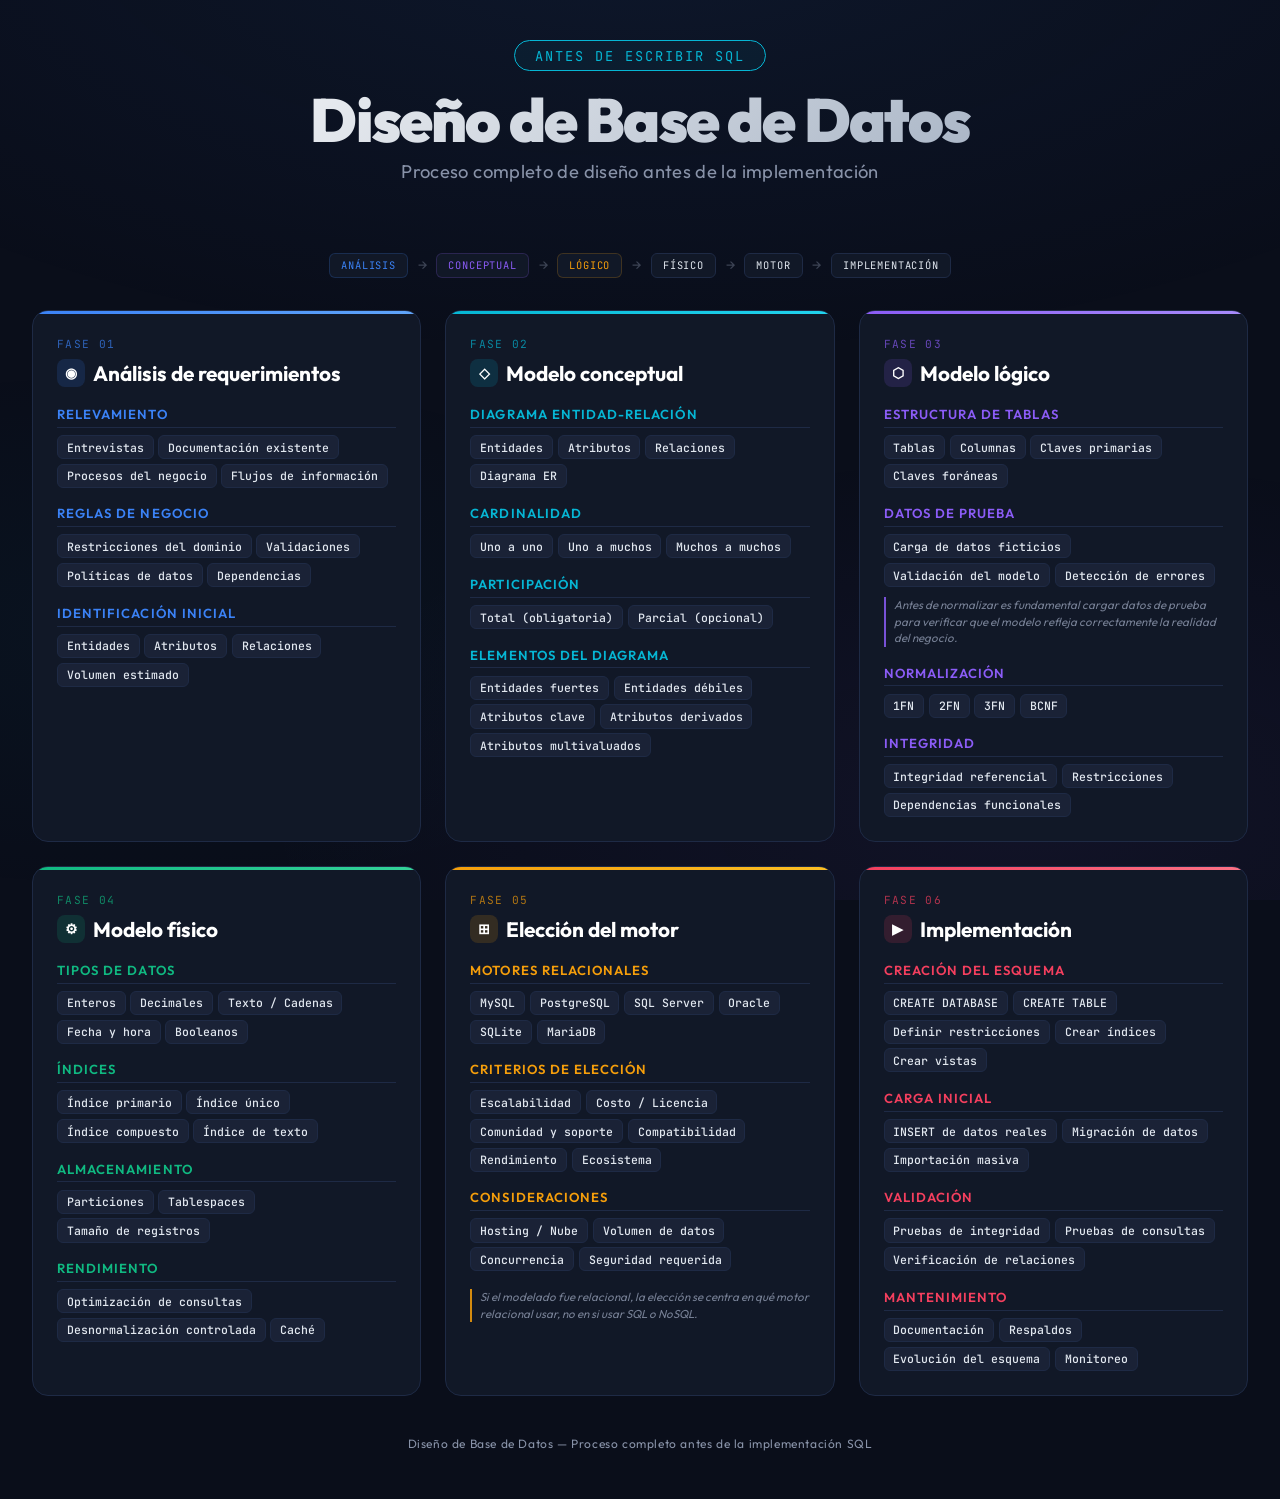
<file: diseno-base-de-datos.html>
<!DOCTYPE html>
<html lang="es">
<head>
<meta charset="UTF-8">
<meta name="viewport" content="width=device-width, initial-scale=1.0">
<title>Diseño de Base de Datos</title>
<link href="https://fonts.googleapis.com/css2?family=Outfit:wght@300;400;500;600;700;800;900&family=JetBrains+Mono:wght@400;500;600&display=swap" rel="stylesheet">
<style>
*{margin:0;padding:0;box-sizing:border-box}
:root{
--bg:#0a0e1a;
--surface:#111827;
--surface2:#1a2236;
--border:#1e2a45;
--text:#e2e8f0;
--text-muted:#8892a8;
}
html{font-size:16px}
body{
background:var(--bg);
color:var(--text);
font-family:'Outfit',sans-serif;
min-height:100vh;
overflow-x:hidden;
}
body::before{
content:'';position:fixed;top:0;left:0;right:0;bottom:0;
background:
  radial-gradient(ellipse 80% 50% at 50% -10%, #3b82f615, transparent),
  radial-gradient(ellipse 60% 40% at 80% 90%, #8b5cf610, transparent),
  radial-gradient(ellipse 50% 30% at 10% 70%, #06b6d408, transparent);
pointer-events:none;z-index:0;
}

.container{position:relative;z-index:1;max-width:1400px;margin:0 auto;padding:2.5rem 2rem 3rem}

/* HEADER */
.header{text-align:center;margin-bottom:3rem;position:relative}
.header::after{
content:'';display:block;width:120px;height:2px;
background:linear-gradient(90deg,transparent,var(--accent-cyan),transparent);
margin:1.2rem auto 0;
}
.badge{
display:inline-block;
font-family:'JetBrains Mono',monospace;
font-size:.85rem;letter-spacing:.15em;text-transform:uppercase;
color:#06b6d4;
border:1px solid #06b6d4;
border-radius:100px;
padding:.35rem 1.2rem;
margin-bottom:1rem;
background:rgba(6,182,212,.06);
}
.header h1{
font-size:3.8rem;font-weight:900;
letter-spacing:-.03em;
background:linear-gradient(135deg,#fff 0%,#94a3b8 100%);
-webkit-background-clip:text;-webkit-text-fill-color:transparent;
line-height:1.1;margin-bottom:.4rem;
}
.header p{
font-size:1.15rem;color:var(--text-muted);font-weight:400;letter-spacing:.02em;
}

/* FLOW ARROW */
.flow{
display:flex;justify-content:center;align-items:center;gap:.6rem;
margin-bottom:2rem;flex-wrap:wrap;
}
.flow-step{
font-family:'JetBrains Mono',monospace;
font-size:.65rem;letter-spacing:.08em;text-transform:uppercase;
padding:.3rem .7rem;border-radius:6px;
border:1px solid var(--border);
background:var(--surface);
}
.flow-step:nth-child(1){color:#3b82f6;border-color:#3b82f633}
.flow-step:nth-child(2){color:#06b6d4;border-color:#06b6d433}
.flow-step:nth-child(3){color:#8b5cf6;border-color:#8b5cf633}
.flow-step:nth-child(4){color:#10b981;border-color:#10b98133}
.flow-step:nth-child(5){color:#f59e0b;border-color:#f59e0b33}
.flow-step:nth-child(6){color:#f43f5e;border-color:#f43f5e33}
.flow-arrow{color:var(--text-muted);font-size:.9rem;opacity:.4}

/* GRID */
.grid{
display:grid;
grid-template-columns:repeat(3,1fr);
gap:1.5rem;
}

/* BRANCH CARD */
.branch{
background:var(--surface);
border:1px solid var(--border);
border-radius:16px;
padding:1.6rem 1.5rem 1.5rem;
position:relative;
overflow:hidden;
transition:border-color .3s;
}
.branch:hover{border-color:var(--glow)}
.branch::before{
content:'';position:absolute;top:0;left:0;right:0;height:3px;
background:var(--gradient);
}
.branch-num{
font-family:'JetBrains Mono',monospace;
font-size:.7rem;color:var(--glow);
letter-spacing:.12em;text-transform:uppercase;
margin-bottom:.5rem;opacity:.7;
}
.branch-title{
font-size:1.3rem;font-weight:700;color:#fff;
margin-bottom:1.2rem;display:flex;align-items:center;gap:.5rem;
}
.branch-title .icon{
width:28px;height:28px;border-radius:8px;
display:flex;align-items:center;justify-content:center;
background:var(--icon-bg);font-size:.85rem;flex-shrink:0;
}

/* SUBGROUP */
.subgroup{margin-bottom:1.1rem}
.subgroup:last-child{margin-bottom:0}
.subgroup-title{
font-size:.82rem;font-weight:600;
text-transform:uppercase;letter-spacing:.08em;
color:var(--glow);margin-bottom:.45rem;
padding-bottom:.3rem;
border-bottom:1px solid var(--border);
}
.tags{display:flex;flex-wrap:wrap;gap:.3rem}
.tag{
font-family:'JetBrains Mono',monospace;
font-size:.72rem;font-weight:500;
background:var(--surface2);
border:1px solid var(--border);
border-radius:6px;
padding:.22rem .55rem;
color:var(--text);
transition:all .2s;
white-space:nowrap;
}
.tag:hover{
background:var(--tag-hover);
border-color:var(--glow);
color:#fff;
}

/* NOTE */
.note{
margin-top:.6rem;
font-size:.72rem;
color:var(--text-muted);
font-style:italic;
line-height:1.45;
padding-left:.5rem;
border-left:2px solid var(--glow);
opacity:.85;
}

/* BRANCH COLORS */
.branch.b1{--glow:#3b82f6;--gradient:linear-gradient(90deg,#3b82f6,#60a5fa);--icon-bg:rgba(59,130,246,.15);--tag-hover:rgba(59,130,246,.18)}
.branch.b2{--glow:#06b6d4;--gradient:linear-gradient(90deg,#06b6d4,#22d3ee);--icon-bg:rgba(6,182,212,.15);--tag-hover:rgba(6,182,212,.18)}
.branch.b3{--glow:#8b5cf6;--gradient:linear-gradient(90deg,#8b5cf6,#a78bfa);--icon-bg:rgba(139,92,246,.15);--tag-hover:rgba(139,92,246,.18)}
.branch.b4{--glow:#10b981;--gradient:linear-gradient(90deg,#10b981,#34d399);--icon-bg:rgba(16,185,129,.15);--tag-hover:rgba(16,185,129,.18)}
.branch.b5{--glow:#f59e0b;--gradient:linear-gradient(90deg,#f59e0b,#fbbf24);--icon-bg:rgba(245,158,11,.15);--tag-hover:rgba(245,158,11,.18)}
.branch.b6{--glow:#f43f5e;--gradient:linear-gradient(90deg,#f43f5e,#fb7185);--icon-bg:rgba(244,63,94,.15);--tag-hover:rgba(244,63,94,.18)}

/* FOOTER */
.footer{
text-align:center;margin-top:2.5rem;
font-size:.75rem;color:var(--text-muted);
letter-spacing:.05em;
}

/* RESPONSIVE */
@media(max-width:1100px){.grid{grid-template-columns:repeat(2,1fr)}}
@media(max-width:700px){.grid{grid-template-columns:1fr}.header h1{font-size:2.6rem}}

/* ANIMATION */
@keyframes fadeUp{from{opacity:0;transform:translateY(18px)}to{opacity:1;transform:translateY(0)}}
.branch{animation:fadeUp .5s ease both}
.branch:nth-child(1){animation-delay:.05s}
.branch:nth-child(2){animation-delay:.1s}
.branch:nth-child(3){animation-delay:.15s}
.branch:nth-child(4){animation-delay:.2s}
.branch:nth-child(5){animation-delay:.25s}
.branch:nth-child(6){animation-delay:.3s}
</style>
</head>
<body>
<div class="container">

<!-- HEADER -->
<header class="header">
  <div class="badge">Antes de escribir SQL</div>
  <h1>Diseño de Base de Datos</h1>
  <p>Proceso completo de diseño antes de la implementación</p>
</header>

<!-- FLOW -->
<div class="flow">
  <span class="flow-step">Análisis</span><span class="flow-arrow">→</span>
  <span class="flow-step">Conceptual</span><span class="flow-arrow">→</span>
  <span class="flow-step">Lógico</span><span class="flow-arrow">→</span>
  <span class="flow-step">Físico</span><span class="flow-arrow">→</span>
  <span class="flow-step">Motor</span><span class="flow-arrow">→</span>
  <span class="flow-step">Implementación</span>
</div>

<!-- GRID -->
<div class="grid">

<!-- RAMA 1 -->
<div class="branch b1">
  <div class="branch-num">Fase 01</div>
  <div class="branch-title"><span class="icon">◉</span> Análisis de requerimientos</div>

  <div class="subgroup">
    <div class="subgroup-title">Relevamiento</div>
    <div class="tags">
      <span class="tag">Entrevistas</span><span class="tag">Documentación existente</span><span class="tag">Procesos del negocio</span><span class="tag">Flujos de información</span>
    </div>
  </div>
  <div class="subgroup">
    <div class="subgroup-title">Reglas de negocio</div>
    <div class="tags">
      <span class="tag">Restricciones del dominio</span><span class="tag">Validaciones</span><span class="tag">Políticas de datos</span><span class="tag">Dependencias</span>
    </div>
  </div>
  <div class="subgroup">
    <div class="subgroup-title">Identificación inicial</div>
    <div class="tags">
      <span class="tag">Entidades</span><span class="tag">Atributos</span><span class="tag">Relaciones</span><span class="tag">Volumen estimado</span>
    </div>
  </div>
</div>

<!-- RAMA 2 -->
<div class="branch b2">
  <div class="branch-num">Fase 02</div>
  <div class="branch-title"><span class="icon">◇</span> Modelo conceptual</div>

  <div class="subgroup">
    <div class="subgroup-title">Diagrama Entidad-Relación</div>
    <div class="tags">
      <span class="tag">Entidades</span><span class="tag">Atributos</span><span class="tag">Relaciones</span><span class="tag">Diagrama ER</span>
    </div>
  </div>
  <div class="subgroup">
    <div class="subgroup-title">Cardinalidad</div>
    <div class="tags">
      <span class="tag">Uno a uno</span><span class="tag">Uno a muchos</span><span class="tag">Muchos a muchos</span>
    </div>
  </div>
  <div class="subgroup">
    <div class="subgroup-title">Participación</div>
    <div class="tags">
      <span class="tag">Total (obligatoria)</span><span class="tag">Parcial (opcional)</span>
    </div>
  </div>
  <div class="subgroup">
    <div class="subgroup-title">Elementos del diagrama</div>
    <div class="tags">
      <span class="tag">Entidades fuertes</span><span class="tag">Entidades débiles</span><span class="tag">Atributos clave</span><span class="tag">Atributos derivados</span><span class="tag">Atributos multivaluados</span>
    </div>
  </div>
</div>

<!-- RAMA 3 -->
<div class="branch b3">
  <div class="branch-num">Fase 03</div>
  <div class="branch-title"><span class="icon">⬡</span> Modelo lógico</div>

  <div class="subgroup">
    <div class="subgroup-title">Estructura de tablas</div>
    <div class="tags">
      <span class="tag">Tablas</span><span class="tag">Columnas</span><span class="tag">Claves primarias</span><span class="tag">Claves foráneas</span>
    </div>
  </div>
  <div class="subgroup">
    <div class="subgroup-title">Datos de prueba</div>
    <div class="tags">
      <span class="tag">Carga de datos ficticios</span><span class="tag">Validación del modelo</span><span class="tag">Detección de errores</span>
    </div>
    <div class="note">Antes de normalizar es fundamental cargar datos de prueba para verificar que el modelo refleja correctamente la realidad del negocio.</div>
  </div>
  <div class="subgroup">
    <div class="subgroup-title">Normalización</div>
    <div class="tags">
      <span class="tag">1FN</span><span class="tag">2FN</span><span class="tag">3FN</span><span class="tag">BCNF</span>
    </div>
  </div>
  <div class="subgroup">
    <div class="subgroup-title">Integridad</div>
    <div class="tags">
      <span class="tag">Integridad referencial</span><span class="tag">Restricciones</span><span class="tag">Dependencias funcionales</span>
    </div>
  </div>
</div>

<!-- RAMA 4 -->
<div class="branch b4">
  <div class="branch-num">Fase 04</div>
  <div class="branch-title"><span class="icon">⚙</span> Modelo físico</div>

  <div class="subgroup">
    <div class="subgroup-title">Tipos de datos</div>
    <div class="tags">
      <span class="tag">Enteros</span><span class="tag">Decimales</span><span class="tag">Texto / Cadenas</span><span class="tag">Fecha y hora</span><span class="tag">Booleanos</span>
    </div>
  </div>
  <div class="subgroup">
    <div class="subgroup-title">Índices</div>
    <div class="tags">
      <span class="tag">Índice primario</span><span class="tag">Índice único</span><span class="tag">Índice compuesto</span><span class="tag">Índice de texto</span>
    </div>
  </div>
  <div class="subgroup">
    <div class="subgroup-title">Almacenamiento</div>
    <div class="tags">
      <span class="tag">Particiones</span><span class="tag">Tablespaces</span><span class="tag">Tamaño de registros</span>
    </div>
  </div>
  <div class="subgroup">
    <div class="subgroup-title">Rendimiento</div>
    <div class="tags">
      <span class="tag">Optimización de consultas</span><span class="tag">Desnormalización controlada</span><span class="tag">Caché</span>
    </div>
  </div>
</div>

<!-- RAMA 5 -->
<div class="branch b5">
  <div class="branch-num">Fase 05</div>
  <div class="branch-title"><span class="icon">⊞</span> Elección del motor</div>

  <div class="subgroup">
    <div class="subgroup-title">Motores relacionales</div>
    <div class="tags">
      <span class="tag">MySQL</span><span class="tag">PostgreSQL</span><span class="tag">SQL Server</span><span class="tag">Oracle</span><span class="tag">SQLite</span><span class="tag">MariaDB</span>
    </div>
  </div>
  <div class="subgroup">
    <div class="subgroup-title">Criterios de elección</div>
    <div class="tags">
      <span class="tag">Escalabilidad</span><span class="tag">Costo / Licencia</span><span class="tag">Comunidad y soporte</span><span class="tag">Compatibilidad</span><span class="tag">Rendimiento</span><span class="tag">Ecosistema</span>
    </div>
  </div>
  <div class="subgroup">
    <div class="subgroup-title">Consideraciones</div>
    <div class="tags">
      <span class="tag">Hosting / Nube</span><span class="tag">Volumen de datos</span><span class="tag">Concurrencia</span><span class="tag">Seguridad requerida</span>
    </div>
  </div>
  <div class="note">Si el modelado fue relacional, la elección se centra en qué motor relacional usar, no en si usar SQL o NoSQL.</div>
</div>

<!-- RAMA 6 -->
<div class="branch b6">
  <div class="branch-num">Fase 06</div>
  <div class="branch-title"><span class="icon">▶</span> Implementación</div>

  <div class="subgroup">
    <div class="subgroup-title">Creación del esquema</div>
    <div class="tags">
      <span class="tag">CREATE DATABASE</span><span class="tag">CREATE TABLE</span><span class="tag">Definir restricciones</span><span class="tag">Crear índices</span><span class="tag">Crear vistas</span>
    </div>
  </div>
  <div class="subgroup">
    <div class="subgroup-title">Carga inicial</div>
    <div class="tags">
      <span class="tag">INSERT de datos reales</span><span class="tag">Migración de datos</span><span class="tag">Importación masiva</span>
    </div>
  </div>
  <div class="subgroup">
    <div class="subgroup-title">Validación</div>
    <div class="tags">
      <span class="tag">Pruebas de integridad</span><span class="tag">Pruebas de consultas</span><span class="tag">Verificación de relaciones</span>
    </div>
  </div>
  <div class="subgroup">
    <div class="subgroup-title">Mantenimiento</div>
    <div class="tags">
      <span class="tag">Documentación</span><span class="tag">Respaldos</span><span class="tag">Evolución del esquema</span><span class="tag">Monitoreo</span>
    </div>
  </div>
</div>

</div><!-- /grid -->

<div class="footer">Diseño de Base de Datos — Proceso completo antes de la implementación SQL</div>
</div>
</body>
</html>
</file>
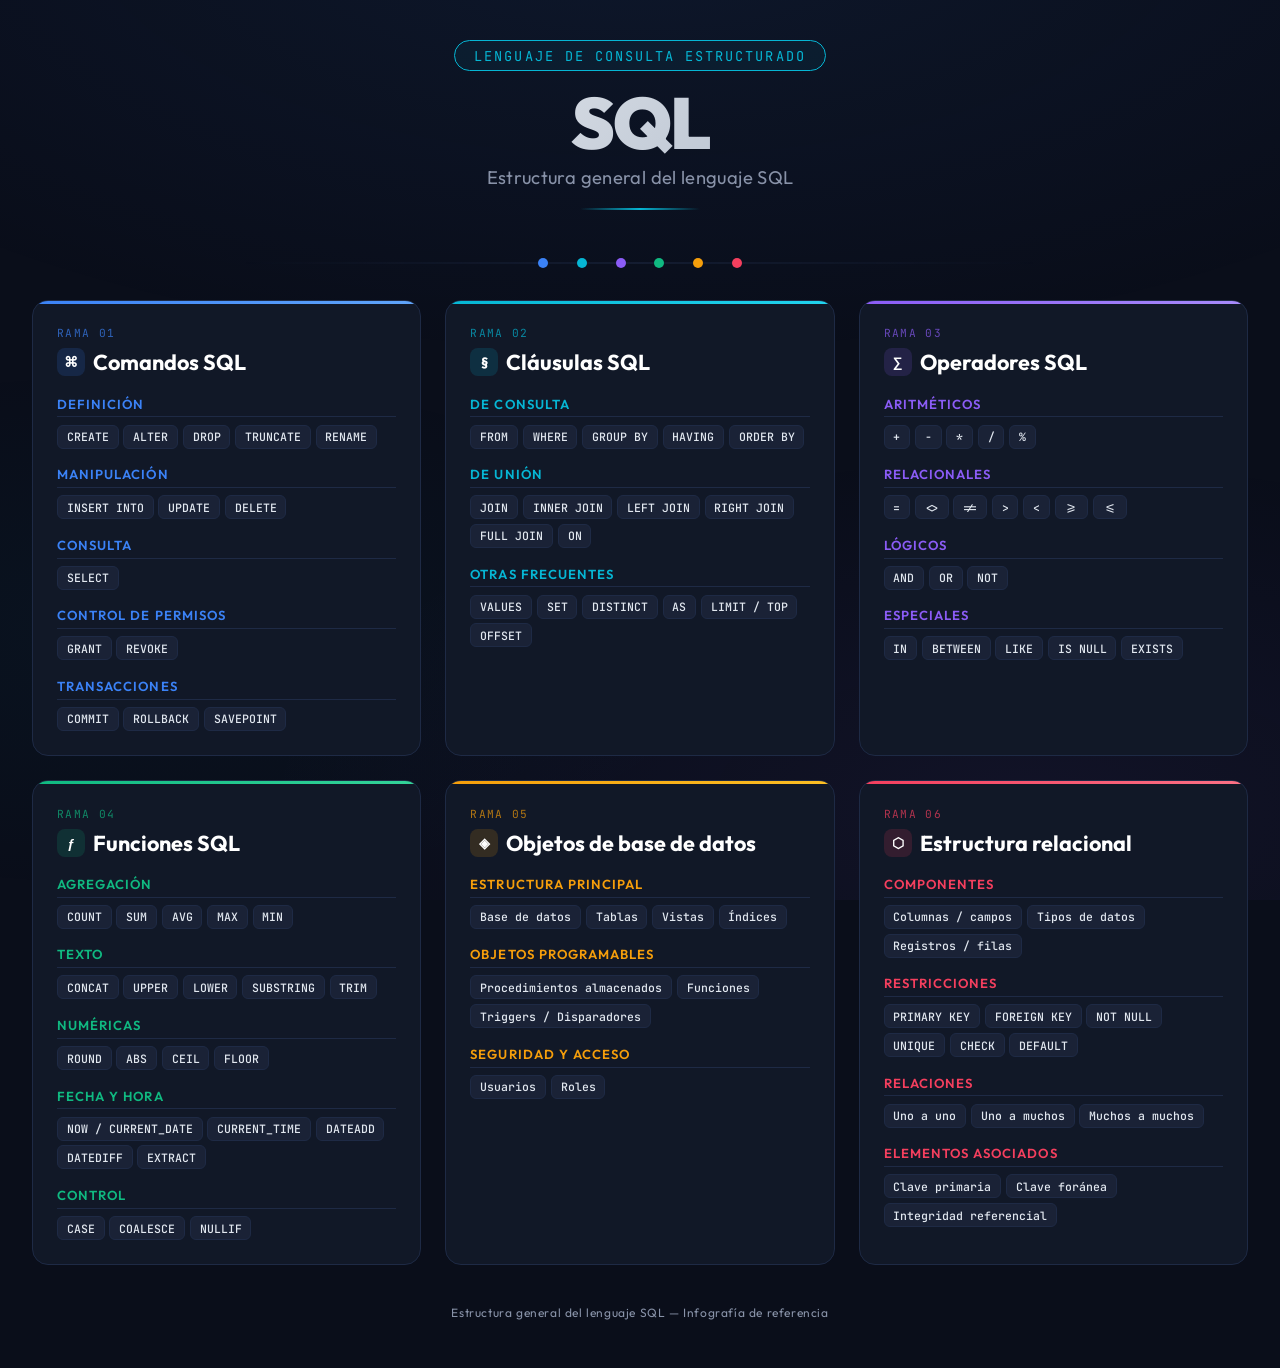
<file: sql-infografia.html>
<!DOCTYPE html>
<html lang="es">
<head>
<meta charset="UTF-8">
<meta name="viewport" content="width=device-width, initial-scale=1.0">
<title>Estructura General de SQL</title>
<link href="https://fonts.googleapis.com/css2?family=Outfit:wght@300;400;500;600;700;800;900&family=JetBrains+Mono:wght@400;500;600&display=swap" rel="stylesheet">
<style>
*{margin:0;padding:0;box-sizing:border-box}
:root{
--bg:#0a0e1a;
--surface:#111827;
--surface2:#1a2236;
--border:#1e2a45;
--border-glow:#2563eb22;
--text:#e2e8f0;
--text-muted:#8892a8;
--accent-blue:#3b82f6;
--accent-cyan:#06b6d4;
--accent-violet:#8b5cf6;
--accent-emerald:#10b981;
--accent-amber:#f59e0b;
--accent-rose:#f43f5e;
--accent-indigo:#6366f1;
}
html{font-size:16px}
body{
background:var(--bg);
color:var(--text);
font-family:'Outfit',sans-serif;
min-height:100vh;
overflow-x:hidden;
}
body::before{
content:'';position:fixed;top:0;left:0;right:0;bottom:0;
background:
  radial-gradient(ellipse 80% 50% at 50% -10%, #3b82f615, transparent),
  radial-gradient(ellipse 60% 40% at 80% 90%, #8b5cf610, transparent),
  radial-gradient(ellipse 50% 30% at 10% 70%, #06b6d408, transparent);
pointer-events:none;z-index:0;
}

.container{position:relative;z-index:1;max-width:1400px;margin:0 auto;padding:2.5rem 2rem 3rem}

/* HEADER */
.header{text-align:center;margin-bottom:3rem;position:relative}
.header::after{
content:'';display:block;width:120px;height:2px;
background:linear-gradient(90deg,transparent,var(--accent-cyan),transparent);
margin:1.2rem auto 0;
}
.badge{
display:inline-block;
font-family:'JetBrains Mono',monospace;
font-size:.85rem;letter-spacing:.15em;text-transform:uppercase;
color:var(--accent-cyan);
border:1px solid var(--accent-cyan);
border-radius:100px;
padding:.35rem 1.2rem;
margin-bottom:1rem;
background:rgba(6,182,212,.06);
}
.header h1{
font-size:4.5rem;font-weight:900;
letter-spacing:-.03em;
background:linear-gradient(135deg,#fff 0%,#94a3b8 100%);
-webkit-background-clip:text;-webkit-text-fill-color:transparent;
line-height:1;margin-bottom:.4rem;
}
.header p{
font-size:1.15rem;color:var(--text-muted);font-weight:400;letter-spacing:.02em;
}

/* GRID */
.grid{
display:grid;
grid-template-columns:repeat(3,1fr);
gap:1.5rem;
}

/* BRANCH CARD */
.branch{
background:var(--surface);
border:1px solid var(--border);
border-radius:16px;
padding:1.6rem 1.5rem 1.5rem;
position:relative;
overflow:hidden;
transition:border-color .3s;
}
.branch:hover{border-color:var(--glow)}
.branch::before{
content:'';position:absolute;top:0;left:0;right:0;height:3px;
background:var(--gradient);
}
.branch-num{
font-family:'JetBrains Mono',monospace;
font-size:.7rem;color:var(--glow);
letter-spacing:.12em;text-transform:uppercase;
margin-bottom:.5rem;opacity:.7;
}
.branch-title{
font-size:1.35rem;font-weight:700;color:#fff;
margin-bottom:1.2rem;display:flex;align-items:center;gap:.5rem;
}
.branch-title .icon{
width:28px;height:28px;border-radius:8px;
display:flex;align-items:center;justify-content:center;
background:var(--icon-bg);font-size:.85rem;flex-shrink:0;
}

/* SUBGROUP */
.subgroup{margin-bottom:1.1rem}
.subgroup:last-child{margin-bottom:0}
.subgroup-title{
font-size:.82rem;font-weight:600;
text-transform:uppercase;letter-spacing:.08em;
color:var(--glow);margin-bottom:.45rem;
padding-bottom:.3rem;
border-bottom:1px solid var(--border);
}
.tags{display:flex;flex-wrap:wrap;gap:.3rem}
.tag{
font-family:'JetBrains Mono',monospace;
font-size:.72rem;font-weight:500;
background:var(--surface2);
border:1px solid var(--border);
border-radius:6px;
padding:.22rem .55rem;
color:var(--text);
transition:all .2s;
white-space:nowrap;
}
.tag:hover{
background:var(--tag-hover);
border-color:var(--glow);
color:#fff;
}

/* BRANCH COLORS */
.branch.b1{--glow:#3b82f6;--gradient:linear-gradient(90deg,#3b82f6,#60a5fa);--icon-bg:rgba(59,130,246,.15);--tag-hover:rgba(59,130,246,.18)}
.branch.b2{--glow:#06b6d4;--gradient:linear-gradient(90deg,#06b6d4,#22d3ee);--icon-bg:rgba(6,182,212,.15);--tag-hover:rgba(6,182,212,.18)}
.branch.b3{--glow:#8b5cf6;--gradient:linear-gradient(90deg,#8b5cf6,#a78bfa);--icon-bg:rgba(139,92,246,.15);--tag-hover:rgba(139,92,246,.18)}
.branch.b4{--glow:#10b981;--gradient:linear-gradient(90deg,#10b981,#34d399);--icon-bg:rgba(16,185,129,.15);--tag-hover:rgba(16,185,129,.18)}
.branch.b5{--glow:#f59e0b;--gradient:linear-gradient(90deg,#f59e0b,#fbbf24);--icon-bg:rgba(245,158,11,.15);--tag-hover:rgba(245,158,11,.18)}
.branch.b6{--glow:#f43f5e;--gradient:linear-gradient(90deg,#f43f5e,#fb7185);--icon-bg:rgba(244,63,94,.15);--tag-hover:rgba(244,63,94,.18)}

/* CONNECTOR DOTS */
.connectors{
display:flex;justify-content:center;gap:1.8rem;
margin-bottom:2rem;position:relative;
}
.connectors::before{
content:'';position:absolute;top:50%;left:50%;transform:translate(-50%,-50%);
width:65%;height:1px;
background:linear-gradient(90deg,transparent,var(--border),transparent);
}
.dot{
width:10px;height:10px;border-radius:50%;
position:relative;z-index:1;
}
.dot:nth-child(1){background:var(--accent-blue)}
.dot:nth-child(2){background:var(--accent-cyan)}
.dot:nth-child(3){background:var(--accent-violet)}
.dot:nth-child(4){background:var(--accent-emerald)}
.dot:nth-child(5){background:var(--accent-amber)}
.dot:nth-child(6){background:var(--accent-rose)}

/* FOOTER */
.footer{
text-align:center;margin-top:2.5rem;
font-size:.75rem;color:var(--text-muted);
letter-spacing:.05em;
}

/* RESPONSIVE */
@media(max-width:1100px){.grid{grid-template-columns:repeat(2,1fr)}}
@media(max-width:700px){.grid{grid-template-columns:1fr}.header h1{font-size:3rem}}

/* ANIMATION */
@keyframes fadeUp{from{opacity:0;transform:translateY(18px)}to{opacity:1;transform:translateY(0)}}
.branch{animation:fadeUp .5s ease both}
.branch:nth-child(1){animation-delay:.05s}
.branch:nth-child(2){animation-delay:.1s}
.branch:nth-child(3){animation-delay:.15s}
.branch:nth-child(4){animation-delay:.2s}
.branch:nth-child(5){animation-delay:.25s}
.branch:nth-child(6){animation-delay:.3s}
</style>
</head>
<body>
<div class="container">

<!-- HEADER -->
<header class="header">
  <div class="badge">Lenguaje de consulta estructurado</div>
  <h1>SQL</h1>
  <p>Estructura general del lenguaje SQL</p>
</header>

<div class="connectors">
  <span class="dot"></span><span class="dot"></span><span class="dot"></span>
  <span class="dot"></span><span class="dot"></span><span class="dot"></span>
</div>

<!-- GRID -->
<div class="grid">

<!-- RAMA 1 -->
<div class="branch b1">
  <div class="branch-num">Rama 01</div>
  <div class="branch-title"><span class="icon">⌘</span> Comandos SQL</div>

  <div class="subgroup">
    <div class="subgroup-title">Definición</div>
    <div class="tags">
      <span class="tag">CREATE</span><span class="tag">ALTER</span><span class="tag">DROP</span><span class="tag">TRUNCATE</span><span class="tag">RENAME</span>
    </div>
  </div>
  <div class="subgroup">
    <div class="subgroup-title">Manipulación</div>
    <div class="tags">
      <span class="tag">INSERT INTO</span><span class="tag">UPDATE</span><span class="tag">DELETE</span>
    </div>
  </div>
  <div class="subgroup">
    <div class="subgroup-title">Consulta</div>
    <div class="tags"><span class="tag">SELECT</span></div>
  </div>
  <div class="subgroup">
    <div class="subgroup-title">Control de permisos</div>
    <div class="tags"><span class="tag">GRANT</span><span class="tag">REVOKE</span></div>
  </div>
  <div class="subgroup">
    <div class="subgroup-title">Transacciones</div>
    <div class="tags"><span class="tag">COMMIT</span><span class="tag">ROLLBACK</span><span class="tag">SAVEPOINT</span></div>
  </div>
</div>

<!-- RAMA 2 -->
<div class="branch b2">
  <div class="branch-num">Rama 02</div>
  <div class="branch-title"><span class="icon">§</span> Cláusulas SQL</div>

  <div class="subgroup">
    <div class="subgroup-title">De consulta</div>
    <div class="tags">
      <span class="tag">FROM</span><span class="tag">WHERE</span><span class="tag">GROUP BY</span><span class="tag">HAVING</span><span class="tag">ORDER BY</span>
    </div>
  </div>
  <div class="subgroup">
    <div class="subgroup-title">De unión</div>
    <div class="tags">
      <span class="tag">JOIN</span><span class="tag">INNER JOIN</span><span class="tag">LEFT JOIN</span><span class="tag">RIGHT JOIN</span><span class="tag">FULL JOIN</span><span class="tag">ON</span>
    </div>
  </div>
  <div class="subgroup">
    <div class="subgroup-title">Otras frecuentes</div>
    <div class="tags">
      <span class="tag">VALUES</span><span class="tag">SET</span><span class="tag">DISTINCT</span><span class="tag">AS</span><span class="tag">LIMIT / TOP</span><span class="tag">OFFSET</span>
    </div>
  </div>
</div>

<!-- RAMA 3 -->
<div class="branch b3">
  <div class="branch-num">Rama 03</div>
  <div class="branch-title"><span class="icon">∑</span> Operadores SQL</div>

  <div class="subgroup">
    <div class="subgroup-title">Aritméticos</div>
    <div class="tags">
      <span class="tag">+</span><span class="tag">−</span><span class="tag">*</span><span class="tag">/</span><span class="tag">%</span>
    </div>
  </div>
  <div class="subgroup">
    <div class="subgroup-title">Relacionales</div>
    <div class="tags">
      <span class="tag">=</span><span class="tag">&lt;&gt;</span><span class="tag">!=</span><span class="tag">&gt;</span><span class="tag">&lt;</span><span class="tag">&gt;=</span><span class="tag">&lt;=</span>
    </div>
  </div>
  <div class="subgroup">
    <div class="subgroup-title">Lógicos</div>
    <div class="tags">
      <span class="tag">AND</span><span class="tag">OR</span><span class="tag">NOT</span>
    </div>
  </div>
  <div class="subgroup">
    <div class="subgroup-title">Especiales</div>
    <div class="tags">
      <span class="tag">IN</span><span class="tag">BETWEEN</span><span class="tag">LIKE</span><span class="tag">IS NULL</span><span class="tag">EXISTS</span>
    </div>
  </div>
</div>

<!-- RAMA 4 -->
<div class="branch b4">
  <div class="branch-num">Rama 04</div>
  <div class="branch-title"><span class="icon">ƒ</span> Funciones SQL</div>

  <div class="subgroup">
    <div class="subgroup-title">Agregación</div>
    <div class="tags">
      <span class="tag">COUNT</span><span class="tag">SUM</span><span class="tag">AVG</span><span class="tag">MAX</span><span class="tag">MIN</span>
    </div>
  </div>
  <div class="subgroup">
    <div class="subgroup-title">Texto</div>
    <div class="tags">
      <span class="tag">CONCAT</span><span class="tag">UPPER</span><span class="tag">LOWER</span><span class="tag">SUBSTRING</span><span class="tag">TRIM</span>
    </div>
  </div>
  <div class="subgroup">
    <div class="subgroup-title">Numéricas</div>
    <div class="tags">
      <span class="tag">ROUND</span><span class="tag">ABS</span><span class="tag">CEIL</span><span class="tag">FLOOR</span>
    </div>
  </div>
  <div class="subgroup">
    <div class="subgroup-title">Fecha y hora</div>
    <div class="tags">
      <span class="tag">NOW / CURRENT_DATE</span><span class="tag">CURRENT_TIME</span><span class="tag">DATEADD</span><span class="tag">DATEDIFF</span><span class="tag">EXTRACT</span>
    </div>
  </div>
  <div class="subgroup">
    <div class="subgroup-title">Control</div>
    <div class="tags">
      <span class="tag">CASE</span><span class="tag">COALESCE</span><span class="tag">NULLIF</span>
    </div>
  </div>
</div>

<!-- RAMA 5 -->
<div class="branch b5">
  <div class="branch-num">Rama 05</div>
  <div class="branch-title"><span class="icon">◈</span> Objetos de base de datos</div>

  <div class="subgroup">
    <div class="subgroup-title">Estructura principal</div>
    <div class="tags">
      <span class="tag">Base de datos</span><span class="tag">Tablas</span><span class="tag">Vistas</span><span class="tag">Índices</span>
    </div>
  </div>
  <div class="subgroup">
    <div class="subgroup-title">Objetos programables</div>
    <div class="tags">
      <span class="tag">Procedimientos almacenados</span><span class="tag">Funciones</span><span class="tag">Triggers / Disparadores</span>
    </div>
  </div>
  <div class="subgroup">
    <div class="subgroup-title">Seguridad y acceso</div>
    <div class="tags">
      <span class="tag">Usuarios</span><span class="tag">Roles</span>
    </div>
  </div>
</div>

<!-- RAMA 6 -->
<div class="branch b6">
  <div class="branch-num">Rama 06</div>
  <div class="branch-title"><span class="icon">⬡</span> Estructura relacional</div>

  <div class="subgroup">
    <div class="subgroup-title">Componentes</div>
    <div class="tags">
      <span class="tag">Columnas / campos</span><span class="tag">Tipos de datos</span><span class="tag">Registros / filas</span>
    </div>
  </div>
  <div class="subgroup">
    <div class="subgroup-title">Restricciones</div>
    <div class="tags">
      <span class="tag">PRIMARY KEY</span><span class="tag">FOREIGN KEY</span><span class="tag">NOT NULL</span><span class="tag">UNIQUE</span><span class="tag">CHECK</span><span class="tag">DEFAULT</span>
    </div>
  </div>
  <div class="subgroup">
    <div class="subgroup-title">Relaciones</div>
    <div class="tags">
      <span class="tag">Uno a uno</span><span class="tag">Uno a muchos</span><span class="tag">Muchos a muchos</span>
    </div>
  </div>
  <div class="subgroup">
    <div class="subgroup-title">Elementos asociados</div>
    <div class="tags">
      <span class="tag">Clave primaria</span><span class="tag">Clave foránea</span><span class="tag">Integridad referencial</span>
    </div>
  </div>
</div>

</div><!-- /grid -->

<div class="footer">Estructura general del lenguaje SQL — Infografía de referencia</div>
</div>
</body>
</html>
</file>
<file: logistica/css/styles.css>
/* ══════════════════════════════════════════════════════════
   NicoTrack TMS — Ops Control Room Landing
   ══════════════════════════════════════════════════════════ */

*, *::before, *::after { margin: 0; padding: 0; box-sizing: border-box; }

:root {
    /* Deep control-room palette */
    --bg-0: #05060a;
    --bg-1: #0a0d14;
    --bg-2: #10141d;
    --bg-3: #171c26;
    --line: rgba(255,255,255,0.06);
    --line-2: rgba(255,255,255,0.12);
    --ink-1: #e9eef5;
    --ink-2: #9aa4b2;
    --ink-3: #5b6472;

    /* Accents — dashboard instrument style */
    --cyan: #22d3ee;
    --cyan-hi: #67e8f9;
    --cyan-glow: rgba(34,211,238,0.35);
    --amber: #f5a524;
    --amber-hi: #fbbf24;
    --green: #34d399;
    --red: #ef4444;
    --indigo: #6366f1;
    --violet: #a78bfa;

    --grad-road: linear-gradient(90deg, transparent 0%, var(--cyan) 45%, var(--cyan) 55%, transparent 100%);
    --grad-accent: linear-gradient(135deg, #22d3ee 0%, #6366f1 100%);
    --grad-text: linear-gradient(180deg, #ffffff 0%, #9aa4b2 100%);

    --r-sm: 6px;
    --r-md: 10px;
    --r-lg: 16px;
    --r-xl: 24px;

    --font-sans: 'Inter', -apple-system, BlinkMacSystemFont, 'Segoe UI', sans-serif;
    --font-display: 'Space Grotesk', 'Inter', sans-serif;
    --font-mono: 'JetBrains Mono', ui-monospace, 'SF Mono', Menlo, monospace;

    --ease: cubic-bezier(0.2, 0.7, 0.1, 1);
    --ease-out: cubic-bezier(0.16, 1, 0.3, 1);
}

html { scroll-behavior: smooth; font-size: 16px; }
body {
    font-family: var(--font-sans);
    background: var(--bg-0);
    color: var(--ink-1);
    line-height: 1.6;
    overflow-x: hidden;
    -webkit-font-smoothing: antialiased;
    background-image:
        radial-gradient(1200px 600px at 15% -10%, rgba(34,211,238,0.08), transparent 60%),
        radial-gradient(900px 500px at 85% 8%, rgba(99,102,241,0.07), transparent 60%);
    background-attachment: fixed;
}

a { color: inherit; text-decoration: none; }
img, svg { display: block; max-width: 100%; }
button { font-family: inherit; cursor: pointer; border: none; background: none; color: inherit; }
input, textarea { font-family: inherit; color: inherit; }

.container { max-width: 1240px; margin: 0 auto; padding: 0 28px; }
.mono { font-family: var(--font-mono); letter-spacing: -0.01em; }

/* ── Noise/grain overlay ───────────────────────────────── */
body::before {
    content: '';
    position: fixed;
    inset: 0;
    pointer-events: none;
    z-index: 1;
    opacity: 0.035;
    mix-blend-mode: overlay;
    background-image: url("data:image/svg+xml,%3Csvg viewBox='0 0 200 200' xmlns='http://www.w3.org/2000/svg'%3E%3Cfilter id='n'%3E%3CfeTurbulence type='fractalNoise' baseFrequency='0.9' numOctaves='3'/%3E%3C/filter%3E%3Crect width='100%25' height='100%25' filter='url(%23n)'/%3E%3C/svg%3E");
}

/* ── Navbar ────────────────────────────────────────────── */
.navbar {
    position: fixed;
    top: 0; left: 0; right: 0;
    z-index: 100;
    padding: 14px 0;
    transition: background 300ms var(--ease), padding 300ms var(--ease), border-color 300ms var(--ease);
    border-bottom: 1px solid transparent;
}
.navbar.scrolled {
    background: rgba(5, 6, 10, 0.75);
    backdrop-filter: blur(14px) saturate(140%);
    border-bottom: 1px solid var(--line);
    padding: 10px 0;
}
.nav-container {
    max-width: 1240px;
    margin: 0 auto;
    padding: 0 28px;
    display: flex;
    align-items: center;
    justify-content: space-between;
}
.nav-logo { display: flex; align-items: center; gap: 12px; }
.logo-mark {
    width: 36px; height: 36px;
    position: relative;
    display: grid; place-items: center;
}
.logo-mark svg { width: 100%; height: 100%; }
.logo-text {
    font-family: var(--font-display);
    font-weight: 700;
    font-size: 1.1rem;
    letter-spacing: -0.01em;
}
.logo-text .accent { color: var(--cyan); }

.nav-links { display: flex; align-items: center; gap: 32px; }
.nav-link {
    font-size: 0.875rem;
    font-weight: 500;
    color: var(--ink-2);
    transition: color 200ms var(--ease);
    position: relative;
    padding: 6px 0;
}
.nav-link:hover, .nav-link.active { color: var(--ink-1); }
.nav-link::after {
    content: '';
    position: absolute;
    bottom: 0; left: 0;
    width: 0; height: 1px;
    background: var(--cyan);
    transition: width 300ms var(--ease);
}
.nav-link:hover::after, .nav-link.active::after { width: 100%; }

.btn-cta {
    display: inline-flex; align-items: center; gap: 10px;
    padding: 10px 18px;
    background: var(--cyan);
    color: #051015;
    border-radius: var(--r-sm);
    font-weight: 600;
    font-size: 0.85rem;
    transition: transform 200ms var(--ease), box-shadow 200ms var(--ease);
    box-shadow: 0 0 0 rgba(34,211,238,0);
}
.btn-cta:hover {
    transform: translateY(-1px);
    box-shadow: 0 8px 28px var(--cyan-glow);
}
.btn-cta::after { display: none !important; }

.nav-toggle { display: none; flex-direction: column; gap: 5px; width: 28px; padding: 4px; }
.nav-toggle span {
    display: block; height: 1.5px; background: var(--ink-1);
    transition: all 200ms var(--ease);
}

/* ══════════════════════════════════════════════════════════
   HERO — Command Center
   ══════════════════════════════════════════════════════════ */
.hero {
    position: relative;
    min-height: 100vh;
    padding: 120px 0 80px;
    overflow: hidden;
    isolation: isolate;
}
.hero-bg {
    position: absolute;
    inset: 0;
    z-index: -1;
}
.hero-grid {
    position: absolute; inset: 0;
    background-image:
        linear-gradient(rgba(255,255,255,0.035) 1px, transparent 1px),
        linear-gradient(90deg, rgba(255,255,255,0.035) 1px, transparent 1px);
    background-size: 56px 56px;
    mask-image: radial-gradient(ellipse 70% 80% at 50% 30%, #000 30%, transparent 80%);
    animation: gridDrift 40s linear infinite;
}
@keyframes gridDrift {
    from { background-position: 0 0, 0 0; }
    to { background-position: 56px 56px, 56px 56px; }
}
.hero-radar {
    position: absolute;
    right: -200px; top: -200px;
    width: 700px; height: 700px;
    border-radius: 50%;
    background: radial-gradient(circle at center, rgba(34,211,238,0.1) 0%, transparent 45%);
    filter: blur(40px);
    animation: radarPulse 6s ease-in-out infinite;
}
@keyframes radarPulse {
    0%, 100% { opacity: 0.5; transform: scale(1); }
    50% { opacity: 0.9; transform: scale(1.08); }
}

.hero-inner {
    display: grid;
    grid-template-columns: 1.05fr 1fr;
    gap: 48px;
    align-items: center;
}

.hero-live {
    display: inline-flex; align-items: center; gap: 10px;
    padding: 6px 12px 6px 8px;
    background: rgba(34,211,238,0.08);
    border: 1px solid rgba(34,211,238,0.22);
    border-radius: 100px;
    font-size: 0.78rem;
    font-weight: 500;
    color: var(--cyan-hi);
    margin-bottom: 28px;
    font-family: var(--font-mono);
}
.live-dot {
    width: 8px; height: 8px; border-radius: 50%;
    background: var(--green);
    position: relative;
}
.live-dot::before {
    content: '';
    position: absolute; inset: -4px;
    border-radius: 50%;
    background: var(--green);
    opacity: 0.4;
    animation: livePing 1.6s ease-out infinite;
}
@keyframes livePing {
    0% { transform: scale(0.6); opacity: 0.6; }
    100% { transform: scale(1.8); opacity: 0; }
}

.hero-title {
    font-family: var(--font-display);
    font-size: clamp(2.6rem, 5.4vw, 4.6rem);
    font-weight: 700;
    line-height: 1.0;
    letter-spacing: -0.035em;
    margin-bottom: 24px;
}
.hero-title .line { display: block; }
.hero-title .line.clip { overflow: hidden; }
.hero-title .line > span { display: inline-block; }
.hero-title .underline {
    position: relative;
    display: inline-block;
    color: var(--cyan);
}
.hero-title .underline::after {
    content: '';
    position: absolute;
    left: 0; right: 0;
    bottom: -6px;
    height: 3px;
    background: var(--cyan);
    transform: scaleX(0);
    transform-origin: left;
    animation: underlineIn 1.2s 0.6s var(--ease-out) forwards;
}
@keyframes underlineIn { to { transform: scaleX(1); } }

.rotator {
    display: inline-block;
    position: relative;
    vertical-align: baseline;
    min-width: 0;
    overflow: visible;
}
.rotator-current {
    display: inline-block;
    background: linear-gradient(180deg, var(--cyan-hi), var(--indigo));
    -webkit-background-clip: text;
    background-clip: text;
    -webkit-text-fill-color: transparent;
    will-change: transform, opacity, filter;
    transition: transform 500ms var(--ease-out), opacity 400ms var(--ease-out), filter 400ms var(--ease-out);
}
.rotator-current.rot-out {
    transform: translateY(-0.25em);
    opacity: 0;
    filter: blur(6px);
}
.rotator-current.rot-in-start {
    transform: translateY(0.3em);
    opacity: 0;
    filter: blur(6px);
}

.hero-sub {
    font-size: 1.08rem;
    color: var(--ink-2);
    max-width: 560px;
    margin-bottom: 36px;
    line-height: 1.7;
}
.hero-sub strong { color: var(--ink-1); font-weight: 600; }

.hero-actions { display: flex; gap: 14px; flex-wrap: wrap; margin-bottom: 44px; }

.btn {
    display: inline-flex; align-items: center; gap: 10px;
    padding: 14px 24px;
    border-radius: var(--r-sm);
    font-weight: 600;
    font-size: 0.92rem;
    transition: transform 200ms var(--ease), box-shadow 200ms var(--ease), background 200ms var(--ease), border-color 200ms var(--ease);
}
.btn-primary {
    background: var(--cyan);
    color: #051015;
    box-shadow: 0 4px 30px var(--cyan-glow);
}
.btn-primary:hover {
    transform: translateY(-1px);
    box-shadow: 0 8px 40px var(--cyan-glow), 0 0 0 3px rgba(34,211,238,0.15);
}
.btn-primary svg { transition: transform 200ms var(--ease); }
.btn-primary:hover svg { transform: translateX(3px); }

.btn-ghost {
    color: var(--ink-1);
    border: 1px solid var(--line-2);
    background: rgba(255,255,255,0.02);
}
.btn-ghost:hover {
    border-color: var(--cyan);
    background: rgba(34,211,238,0.06);
}
.btn-lg { padding: 16px 28px; font-size: 0.98rem; }

/* Hero KPIs strip */
.hero-kpis {
    display: grid;
    grid-template-columns: repeat(4, 1fr);
    gap: 0;
    border: 1px solid var(--line);
    border-radius: var(--r-md);
    background: rgba(255,255,255,0.015);
    backdrop-filter: blur(8px);
    overflow: hidden;
}
.kpi {
    padding: 16px 18px 34px;
    border-right: 1px solid var(--line);
    position: relative;
    overflow: hidden;
}
.kpi:last-child { border-right: none; }
.kpi-label {
    font-family: var(--font-mono);
    font-size: 0.68rem;
    text-transform: uppercase;
    letter-spacing: 0.12em;
    color: var(--ink-3);
    margin-bottom: 6px;
}
.kpi-val {
    font-family: var(--font-display);
    font-weight: 700;
    font-size: 1.6rem;
    letter-spacing: -0.02em;
    color: var(--ink-1);
    line-height: 1;
}
.kpi-val.live { color: var(--cyan); }
.kpi-sub {
    font-family: var(--font-mono);
    font-size: 0.72rem;
    color: var(--ink-3);
    margin-top: 4px;
}
.kpi-sparkline {
    position: absolute;
    left: 0; right: 0;
    bottom: 0;
    width: 100%;
    height: 18px;
    opacity: 0.5;
    pointer-events: none;
    display: block;
}

/* ── Hero Command Display (right side) ─────────────────── */
.hero-cmd {
    position: relative;
    width: 100%;
    aspect-ratio: 1 / 1;
    max-width: 560px;
    margin-left: auto;
}
.hero-cmd-frame {
    position: absolute;
    inset: 0;
    border: 1px solid var(--line-2);
    border-radius: var(--r-xl);
    background:
        radial-gradient(ellipse at center, rgba(34,211,238,0.06), transparent 60%),
        linear-gradient(180deg, var(--bg-2), var(--bg-1));
    overflow: hidden;
    box-shadow:
        0 40px 80px -20px rgba(0,0,0,0.6),
        0 0 0 1px rgba(34,211,238,0.08) inset,
        0 0 100px -40px rgba(34,211,238,0.4);
}
.cmd-topbar {
    display: flex;
    align-items: center;
    justify-content: space-between;
    padding: 14px 18px;
    border-bottom: 1px solid var(--line);
    background: rgba(0,0,0,0.25);
    font-family: var(--font-mono);
    font-size: 0.72rem;
    color: var(--ink-3);
}
.cmd-topbar .tag {
    display: inline-flex; align-items: center; gap: 6px;
    padding: 3px 8px;
    background: rgba(34,211,238,0.08);
    border: 1px solid rgba(34,211,238,0.2);
    border-radius: 100px;
    color: var(--cyan-hi);
    font-size: 0.68rem;
    letter-spacing: 0.08em;
}
.cmd-topbar .tag::before {
    content: ''; width: 5px; height: 5px; border-radius: 50%;
    background: var(--green);
    box-shadow: 0 0 6px var(--green);
}
.cmd-body {
    position: absolute;
    inset: 46px 0 0 0;
    padding: 18px;
    display: grid;
    grid-template-rows: 1fr auto;
    gap: 14px;
}

/* Live map in hero */
.hero-map {
    position: relative;
    border: 1px solid var(--line);
    border-radius: var(--r-md);
    background:
        radial-gradient(circle at 50% 50%, rgba(34,211,238,0.04), transparent 60%),
        linear-gradient(180deg, #0a0f17, #070a0f);
    overflow: hidden;
}
.hero-map svg { width: 100%; height: 100%; }
.map-grid-lines line { stroke: rgba(255,255,255,0.04); stroke-width: 0.5; }
.map-country { fill: none; stroke: rgba(255,255,255,0.1); stroke-width: 1; }
.map-country-inner { fill: rgba(34,211,238,0.03); stroke: rgba(34,211,238,0.15); stroke-width: 0.6; }

.map-route-path {
    fill: none;
    stroke: url(#routeGrad);
    stroke-width: 2;
    stroke-linecap: round;
    stroke-dasharray: 6 4;
    stroke-dashoffset: 0;
    animation: routeDash 20s linear infinite;
    filter: drop-shadow(0 0 6px var(--cyan-glow));
}
@keyframes routeDash {
    to { stroke-dashoffset: -200; }
}
.map-dot {
    fill: var(--cyan);
    animation: dotPulse 2s ease-in-out infinite;
}
.map-dot.amber { fill: var(--amber); }
.map-dot.green { fill: var(--green); }
@keyframes dotPulse {
    0%, 100% { r: 3; opacity: 1; }
    50% { r: 5; opacity: 0.7; }
}
.map-dot-ring {
    fill: none;
    stroke: var(--cyan);
    stroke-width: 1;
    opacity: 0;
    animation: dotRing 2s ease-out infinite;
}
.map-dot-ring.amber { stroke: var(--amber); }
@keyframes dotRing {
    0% { r: 3; opacity: 0.8; }
    100% { r: 18; opacity: 0; }
}
.truck-icon {
    transition: transform 100ms linear;
}

/* Telemetry readouts under map */
.cmd-readouts {
    display: grid;
    grid-template-columns: repeat(3, 1fr);
    gap: 8px;
}
.readout {
    padding: 10px 12px;
    border: 1px solid var(--line);
    border-radius: var(--r-sm);
    background: rgba(255,255,255,0.015);
    position: relative;
}
.readout-label {
    font-family: var(--font-mono);
    font-size: 0.62rem;
    text-transform: uppercase;
    letter-spacing: 0.12em;
    color: var(--ink-3);
    margin-bottom: 4px;
}
.readout-val {
    font-family: var(--font-display);
    font-weight: 700;
    font-size: 1.05rem;
    color: var(--ink-1);
    letter-spacing: -0.01em;
}
.readout-val .unit { font-size: 0.7rem; color: var(--ink-3); margin-left: 2px; font-family: var(--font-mono); font-weight: 500; }
.readout .bar {
    margin-top: 6px;
    height: 2px;
    background: var(--line);
    border-radius: 2px;
    overflow: hidden;
}
.readout .bar-fill {
    height: 100%;
    background: var(--cyan);
    border-radius: 2px;
    transition: width 800ms var(--ease);
}
.readout .bar-fill.amber { background: var(--amber); }
.readout .bar-fill.green { background: var(--green); }

/* Orbiting callout chips around the command frame */
.hero-chip {
    position: absolute;
    display: flex;
    align-items: center;
    gap: 8px;
    padding: 8px 12px;
    background: rgba(10,13,20,0.85);
    border: 1px solid var(--line-2);
    border-radius: 100px;
    backdrop-filter: blur(10px);
    font-family: var(--font-mono);
    font-size: 0.72rem;
    color: var(--ink-1);
    box-shadow: 0 10px 40px rgba(0,0,0,0.4);
    animation: chipFloat 6s ease-in-out infinite;
    z-index: 3;
}
.hero-chip .ic {
    width: 20px; height: 20px; border-radius: 50%;
    display: grid; place-items: center;
    background: rgba(34,211,238,0.15); color: var(--cyan);
    flex-shrink: 0;
}
.hero-chip.top-left { top: 8%; left: -6%; animation-delay: 0s; }
.hero-chip.mid-right { top: 42%; right: -8%; animation-delay: 1.5s; }
.hero-chip.bottom-left { bottom: 14%; left: -10%; animation-delay: 3s; }
@keyframes chipFloat {
    0%, 100% { transform: translateY(0); }
    50% { transform: translateY(-8px); }
}

/* ══════════════════════════════════════════════════════════
   MARQUEE — Clients / Integrations
   ══════════════════════════════════════════════════════════ */
.marquee-section {
    padding: 40px 0;
    border-top: 1px solid var(--line);
    border-bottom: 1px solid var(--line);
    background: rgba(255,255,255,0.01);
    overflow: hidden;
}
.marquee-label {
    text-align: center;
    font-family: var(--font-mono);
    font-size: 0.72rem;
    letter-spacing: 0.2em;
    text-transform: uppercase;
    color: var(--ink-3);
    margin-bottom: 20px;
}
.marquee {
    display: flex;
    overflow: hidden;
    mask-image: linear-gradient(90deg, transparent, #000 12%, #000 88%, transparent);
}
.marquee-track {
    display: flex;
    gap: 60px;
    animation: marqueeScroll 30s linear infinite;
    flex-shrink: 0;
    padding-right: 60px;
}
@keyframes marqueeScroll {
    to { transform: translateX(-50%); }
}
.marquee-item {
    display: flex; align-items: center; gap: 10px;
    color: var(--ink-3);
    font-family: var(--font-display);
    font-weight: 600;
    font-size: 1.05rem;
    white-space: nowrap;
    transition: color 200ms var(--ease);
}
.marquee-item:hover { color: var(--ink-1); }
.marquee-item svg { width: 20px; height: 20px; }

/* ══════════════════════════════════════════════════════════
   SECTION BASE
   ══════════════════════════════════════════════════════════ */
.section {
    padding: 140px 0;
    position: relative;
}
.section-head {
    max-width: 720px;
    margin-bottom: 80px;
}
.section-head.centered { margin-left: auto; margin-right: auto; text-align: center; }
.eyebrow {
    display: inline-flex; align-items: center; gap: 8px;
    font-family: var(--font-mono);
    font-size: 0.72rem;
    letter-spacing: 0.18em;
    text-transform: uppercase;
    color: var(--cyan);
    margin-bottom: 18px;
}
.eyebrow::before {
    content: '';
    width: 24px; height: 1px;
    background: var(--cyan);
}
.section-head.centered .eyebrow { justify-content: center; }
.section-title {
    font-family: var(--font-display);
    font-size: clamp(2rem, 3.8vw, 3rem);
    font-weight: 700;
    line-height: 1.05;
    letter-spacing: -0.03em;
    margin-bottom: 20px;
}
.section-title .accent { color: var(--cyan); }
.section-desc {
    font-size: 1.05rem;
    color: var(--ink-2);
    line-height: 1.7;
    max-width: 620px;
}
.section-head.centered .section-desc { margin-left: auto; margin-right: auto; }

/* ══════════════════════════════════════════════════════════
   JOURNEY — Scroll-driven route reveal
   ══════════════════════════════════════════════════════════ */
.journey {
    position: relative;
    background: linear-gradient(180deg, var(--bg-0), var(--bg-1), var(--bg-0));
    border-top: 1px solid var(--line);
    border-bottom: 1px solid var(--line);
}
.journey-stage {
    display: grid;
    grid-template-columns: 1.1fr 1fr;
    gap: 64px;
    align-items: start;
}
.journey-road {
    position: sticky;
    top: 120px;
    height: 560px;
    border: 1px solid var(--line);
    border-radius: var(--r-lg);
    background:
        radial-gradient(ellipse at 50% 20%, rgba(34,211,238,0.06), transparent 70%),
        linear-gradient(180deg, var(--bg-2), var(--bg-1));
    overflow: hidden;
}
.journey-road-inner {
    position: absolute;
    inset: 0;
    padding: 28px;
}
.journey-road svg { width: 100%; height: 100%; }

.journey-steps {
    display: flex;
    flex-direction: column;
    gap: 40px;
}
.journey-step {
    position: relative;
    padding: 32px;
    border: 1px solid var(--line);
    border-radius: var(--r-lg);
    background: rgba(255,255,255,0.015);
    transition: border-color 400ms var(--ease), background 400ms var(--ease), transform 400ms var(--ease);
    min-height: 240px;
}
.journey-step.in-view {
    border-color: var(--cyan);
    background: rgba(34,211,238,0.03);
    box-shadow: 0 20px 60px -20px rgba(34,211,238,0.15);
}
.journey-step-idx {
    font-family: var(--font-mono);
    font-size: 0.78rem;
    color: var(--ink-3);
    letter-spacing: 0.1em;
    margin-bottom: 12px;
}
.journey-step.in-view .journey-step-idx { color: var(--cyan); }
.journey-step h3 {
    font-family: var(--font-display);
    font-size: 1.6rem;
    font-weight: 700;
    letter-spacing: -0.02em;
    margin-bottom: 12px;
    line-height: 1.1;
}
.journey-step p {
    color: var(--ink-2);
    line-height: 1.7;
    margin-bottom: 18px;
}
.journey-bullets {
    list-style: none;
    display: flex;
    flex-direction: column;
    gap: 8px;
}
.journey-bullets li {
    display: flex; align-items: flex-start; gap: 10px;
    font-size: 0.92rem;
    color: var(--ink-2);
}
.journey-bullets li::before {
    content: '';
    margin-top: 8px;
    width: 6px; height: 6px;
    background: var(--cyan);
    border-radius: 1px;
    flex-shrink: 0;
    transform: rotate(45deg);
    opacity: 0.6;
}

/* ══════════════════════════════════════════════════════════
   MODULES — Interactive explorer
   ══════════════════════════════════════════════════════════ */
.explorer {
    background: var(--bg-1);
    border-top: 1px solid var(--line);
    border-bottom: 1px solid var(--line);
}
.explorer-layout {
    display: grid;
    grid-template-columns: 320px 1fr;
    gap: 32px;
    border: 1px solid var(--line);
    border-radius: var(--r-xl);
    background: linear-gradient(180deg, var(--bg-2), var(--bg-1));
    overflow: hidden;
    min-height: 620px;
}
.explorer-list {
    border-right: 1px solid var(--line);
    padding: 12px;
    background: rgba(0,0,0,0.15);
}
.explorer-list-head {
    padding: 12px 12px 16px;
    border-bottom: 1px solid var(--line);
    margin-bottom: 12px;
    font-family: var(--font-mono);
    font-size: 0.72rem;
    letter-spacing: 0.14em;
    text-transform: uppercase;
    color: var(--ink-3);
}
.explorer-tab {
    display: grid;
    grid-template-columns: auto 1fr auto;
    gap: 14px;
    align-items: center;
    padding: 14px;
    border-radius: var(--r-sm);
    cursor: pointer;
    transition: background 200ms var(--ease), color 200ms var(--ease);
    border: 1px solid transparent;
    color: var(--ink-2);
    position: relative;
}
.explorer-tab:hover { background: rgba(255,255,255,0.03); color: var(--ink-1); }
.explorer-tab.active {
    background: rgba(34,211,238,0.06);
    border-color: rgba(34,211,238,0.2);
    color: var(--ink-1);
}
.explorer-tab.active::before {
    content: '';
    position: absolute;
    left: -1px; top: 14px; bottom: 14px;
    width: 2px;
    background: var(--cyan);
    border-radius: 1px;
}
.explorer-tab-ic {
    width: 34px; height: 34px;
    border-radius: var(--r-sm);
    background: rgba(255,255,255,0.04);
    display: grid; place-items: center;
    color: var(--ink-2);
}
.explorer-tab.active .explorer-tab-ic {
    background: rgba(34,211,238,0.12);
    color: var(--cyan);
}
.explorer-tab-ic svg { width: 18px; height: 18px; }
.explorer-tab-info h5 {
    font-family: var(--font-display);
    font-size: 0.95rem;
    font-weight: 600;
    letter-spacing: -0.01em;
    margin-bottom: 2px;
}
.explorer-tab-info .sub {
    font-size: 0.75rem;
    color: var(--ink-3);
}
.explorer-tab-arrow {
    color: var(--ink-3);
    opacity: 0;
    transform: translateX(-4px);
    transition: all 200ms var(--ease);
}
.explorer-tab.active .explorer-tab-arrow {
    opacity: 1; transform: translateX(0); color: var(--cyan);
}

.explorer-stage {
    padding: 24px;
    position: relative;
    overflow: hidden;
}
.explorer-pane {
    display: none;
    animation: paneIn 500ms var(--ease-out);
}
.explorer-pane.active { display: block; }
@keyframes paneIn {
    from { opacity: 0; transform: translateY(8px); }
    to { opacity: 1; transform: translateY(0); }
}

.explorer-pane-head {
    display: flex;
    justify-content: space-between;
    align-items: flex-start;
    margin-bottom: 18px;
    gap: 20px;
    flex-wrap: wrap;
}
.explorer-pane-head h3 {
    font-family: var(--font-display);
    font-size: 1.5rem;
    font-weight: 700;
    letter-spacing: -0.02em;
    margin-bottom: 6px;
}
.explorer-pane-head p {
    color: var(--ink-2);
    font-size: 0.95rem;
    max-width: 540px;
}
.pane-chips { display: flex; gap: 6px; flex-wrap: wrap; }
.pane-chip {
    padding: 5px 10px;
    font-family: var(--font-mono);
    font-size: 0.7rem;
    background: rgba(255,255,255,0.04);
    border: 1px solid var(--line);
    border-radius: 100px;
    color: var(--ink-2);
}

/* Placeholder frame for images */
.asset-frame {
    position: relative;
    border-radius: var(--r-lg);
    overflow: hidden;
    border: 1px solid var(--line-2);
    background: var(--bg-2);
    box-shadow: 0 30px 80px -30px rgba(0,0,0,0.6);
}
.asset-frame-bar {
    display: flex; align-items: center; gap: 10px;
    padding: 10px 14px;
    background: rgba(0,0,0,0.35);
    border-bottom: 1px solid var(--line);
}
.asset-frame-bar .dots { display: flex; gap: 6px; }
.asset-frame-bar .dots span {
    width: 10px; height: 10px; border-radius: 50%;
    background: var(--line-2);
}
.asset-frame-bar .url {
    flex: 1;
    padding: 4px 12px;
    font-family: var(--font-mono);
    font-size: 0.72rem;
    color: var(--ink-3);
    background: rgba(255,255,255,0.03);
    border-radius: var(--r-sm);
    text-align: center;
}
.asset-frame-body { position: relative; background: var(--bg-1); }
.asset-frame-body img {
    display: block;
    width: 100%;
    height: auto;
}

/* Placeholder (when image not yet provided) */
.asset-placeholder {
    aspect-ratio: 16 / 9;
    display: grid;
    place-items: center;
    position: relative;
    background:
        repeating-linear-gradient(135deg, rgba(255,255,255,0.015) 0 8px, transparent 8px 16px),
        var(--bg-2);
    color: var(--ink-3);
}
.asset-placeholder-inner {
    text-align: center;
    padding: 24px;
}
.asset-placeholder .ic {
    width: 48px; height: 48px;
    margin: 0 auto 12px;
    border: 1px dashed var(--line-2);
    border-radius: var(--r-sm);
    display: grid; place-items: center;
    color: var(--ink-3);
}
.asset-placeholder .label {
    font-family: var(--font-mono);
    font-size: 0.72rem;
    letter-spacing: 0.12em;
    text-transform: uppercase;
    color: var(--ink-3);
    margin-bottom: 4px;
}
.asset-placeholder .hint {
    font-family: var(--font-mono);
    font-size: 0.72rem;
    color: var(--ink-3);
    opacity: 0.7;
}

/* Video placeholder (bigger, with play button) */
.video-placeholder {
    aspect-ratio: 16 / 9;
    position: relative;
    display: grid; place-items: center;
    background:
        radial-gradient(ellipse at center, rgba(34,211,238,0.08), transparent 60%),
        repeating-linear-gradient(45deg, rgba(255,255,255,0.015) 0 10px, transparent 10px 20px),
        var(--bg-2);
    cursor: pointer;
    overflow: hidden;
}
.video-play {
    width: 72px; height: 72px;
    border-radius: 50%;
    background: rgba(34,211,238,0.1);
    border: 1px solid var(--cyan);
    display: grid; place-items: center;
    color: var(--cyan);
    transition: all 200ms var(--ease);
    position: relative;
}
.video-play::before {
    content: '';
    position: absolute;
    inset: -6px;
    border-radius: 50%;
    border: 1px solid var(--cyan);
    opacity: 0.3;
    animation: videoPing 2s ease-out infinite;
}
@keyframes videoPing {
    0% { transform: scale(0.9); opacity: 0.5; }
    100% { transform: scale(1.4); opacity: 0; }
}
.video-placeholder:hover .video-play {
    background: var(--cyan);
    color: #051015;
    transform: scale(1.05);
}
.video-placeholder .video-title {
    position: absolute;
    bottom: 18px; left: 20px;
    font-family: var(--font-mono);
    font-size: 0.75rem;
    color: var(--ink-2);
    letter-spacing: 0.08em;
    text-transform: uppercase;
}

/* Dashboard image + overlay annotations */
.asset-annot-wrap { position: relative; }
.annot {
    position: absolute;
    padding: 8px 12px;
    background: rgba(10,13,20,0.9);
    border: 1px solid var(--cyan);
    border-radius: var(--r-sm);
    font-family: var(--font-mono);
    font-size: 0.72rem;
    color: var(--cyan-hi);
    backdrop-filter: blur(10px);
    box-shadow: 0 10px 30px rgba(0,0,0,0.4);
    z-index: 2;
}
.annot::before {
    content: '';
    position: absolute;
    width: 8px; height: 8px;
    background: var(--cyan);
    border-radius: 50%;
    box-shadow: 0 0 10px var(--cyan), 0 0 0 4px rgba(34,211,238,0.2);
}
.annot::after {
    content: '';
    position: absolute;
    border-top: 1px dashed var(--cyan);
    opacity: 0.5;
}

/* ══════════════════════════════════════════════════════════
   LIVE DASHBOARD MOCK (in explorer pane)
   ══════════════════════════════════════════════════════════ */
.live-dash {
    display: grid;
    grid-template-columns: 1fr 1fr 1fr;
    gap: 14px;
    padding: 18px;
    border: 1px solid var(--line);
    border-radius: var(--r-md);
    background: linear-gradient(180deg, rgba(0,0,0,0.2), transparent);
}
.dash-card {
    padding: 14px;
    background: rgba(255,255,255,0.02);
    border: 1px solid var(--line);
    border-radius: var(--r-sm);
    position: relative;
    overflow: hidden;
}
.dash-label {
    font-family: var(--font-mono);
    font-size: 0.66rem;
    letter-spacing: 0.14em;
    text-transform: uppercase;
    color: var(--ink-3);
    margin-bottom: 8px;
}
.dash-val {
    font-family: var(--font-display);
    font-weight: 700;
    font-size: 1.6rem;
    letter-spacing: -0.02em;
    color: var(--ink-1);
}
.dash-val .unit { font-size: 0.75rem; color: var(--ink-3); font-family: var(--font-mono); font-weight: 500; margin-left: 4px; }
.dash-delta {
    font-family: var(--font-mono);
    font-size: 0.72rem;
    margin-top: 4px;
}
.dash-delta.up { color: var(--green); }
.dash-delta.down { color: var(--red); }

/* ══════════════════════════════════════════════════════════
   METRICS — Real-time stats band
   ══════════════════════════════════════════════════════════ */
.metrics-band {
    position: relative;
    padding: 80px 0;
    border-top: 1px solid var(--line);
    border-bottom: 1px solid var(--line);
    background:
        radial-gradient(ellipse 800px 300px at 50% 50%, rgba(34,211,238,0.05), transparent 60%),
        var(--bg-1);
    overflow: hidden;
}
.metrics-band::before, .metrics-band::after {
    content: '';
    position: absolute;
    inset: 0;
    background-image:
        linear-gradient(rgba(255,255,255,0.02) 1px, transparent 1px);
    background-size: 56px 56px;
    pointer-events: none;
}
.metrics-grid {
    display: grid;
    grid-template-columns: repeat(4, 1fr);
    gap: 0;
    border: 1px solid var(--line);
    border-radius: var(--r-lg);
    overflow: hidden;
    background: rgba(5,6,10,0.6);
    backdrop-filter: blur(10px);
    position: relative;
}
.metric {
    padding: 36px 32px;
    border-right: 1px solid var(--line);
    position: relative;
}
.metric:last-child { border-right: none; }
.metric-val {
    font-family: var(--font-display);
    font-size: clamp(2.4rem, 4vw, 3.2rem);
    font-weight: 700;
    letter-spacing: -0.03em;
    line-height: 1;
    background: linear-gradient(180deg, #fff, #9aa4b2);
    -webkit-background-clip: text;
    background-clip: text;
    -webkit-text-fill-color: transparent;
    margin-bottom: 10px;
}
.metric-val .unit {
    font-size: 1.3rem;
    color: var(--cyan);
    -webkit-text-fill-color: var(--cyan);
    margin-left: 4px;
}
.metric-label {
    font-family: var(--font-mono);
    font-size: 0.75rem;
    letter-spacing: 0.1em;
    text-transform: uppercase;
    color: var(--ink-3);
}

/* ══════════════════════════════════════════════════════════
   SERVICE / TEAM / ROADMAP / CTA / FOOTER
   ══════════════════════════════════════════════════════════ */
.diff-grid {
    display: grid;
    grid-template-columns: repeat(3, 1fr);
    gap: 20px;
}
.diff-card {
    padding: 32px;
    border: 1px solid var(--line);
    border-radius: var(--r-lg);
    background: rgba(255,255,255,0.015);
    transition: all 300ms var(--ease);
    position: relative;
    overflow: hidden;
}
.diff-card::before {
    content: '';
    position: absolute;
    inset: 0;
    background: radial-gradient(circle at var(--mx, 50%) var(--my, 50%), rgba(34,211,238,0.08), transparent 50%);
    opacity: 0;
    transition: opacity 300ms var(--ease);
    pointer-events: none;
}
.diff-card:hover::before { opacity: 1; }
.diff-card:hover {
    border-color: var(--line-2);
    transform: translateY(-4px);
}
.diff-card .num {
    font-family: var(--font-mono);
    font-size: 0.78rem;
    color: var(--cyan);
    letter-spacing: 0.1em;
    margin-bottom: 16px;
}
.diff-card h4 {
    font-family: var(--font-display);
    font-size: 1.2rem;
    font-weight: 600;
    letter-spacing: -0.01em;
    margin-bottom: 10px;
}
.diff-card p {
    color: var(--ink-2);
    font-size: 0.92rem;
    line-height: 1.65;
}

.team-grid {
    display: grid;
    grid-template-columns: repeat(3, 1fr);
    gap: 20px;
}
.team-card {
    padding: 28px;
    border: 1px solid var(--line);
    border-radius: var(--r-lg);
    background: rgba(255,255,255,0.015);
    transition: all 300ms var(--ease);
}
.team-card:hover {
    border-color: var(--line-2);
    transform: translateY(-2px);
}
.team-avatar {
    width: 60px; height: 60px;
    border-radius: var(--r-sm);
    background: linear-gradient(135deg, rgba(34,211,238,0.15), rgba(99,102,241,0.15));
    border: 1px solid rgba(34,211,238,0.25);
    display: grid; place-items: center;
    font-family: var(--font-display);
    font-weight: 700;
    font-size: 1.2rem;
    color: var(--cyan);
    margin-bottom: 18px;
    overflow: hidden;
}
.team-avatar.ph {
    background: repeating-linear-gradient(135deg, rgba(255,255,255,0.02) 0 6px, transparent 6px 12px);
    border-style: dashed;
    color: var(--ink-3);
    font-size: 0.7rem;
    font-family: var(--font-mono);
}
.team-card h4 {
    font-family: var(--font-display);
    font-size: 1.1rem;
    font-weight: 600;
    letter-spacing: -0.01em;
    margin-bottom: 4px;
}
.team-role {
    font-family: var(--font-mono);
    font-size: 0.78rem;
    color: var(--cyan);
    margin-bottom: 12px;
}
.team-card p {
    color: var(--ink-2);
    font-size: 0.9rem;
    line-height: 1.6;
}

/* Roadmap */
.roadmap-grid {
    display: grid;
    grid-template-columns: repeat(3, 1fr);
    gap: 16px;
}
.roadmap-card {
    padding: 24px;
    border: 1px solid var(--line);
    border-radius: var(--r-md);
    background: rgba(255,255,255,0.015);
    position: relative;
    transition: all 300ms var(--ease);
}
.roadmap-card:hover { border-color: var(--line-2); }
.roadmap-card.active {
    border-color: rgba(34,211,238,0.3);
    background: rgba(34,211,238,0.03);
}
.roadmap-badge {
    display: inline-flex; align-items: center; gap: 6px;
    font-family: var(--font-mono);
    font-size: 0.68rem;
    letter-spacing: 0.1em;
    text-transform: uppercase;
    padding: 4px 10px;
    border-radius: 100px;
    margin-bottom: 14px;
}
.roadmap-badge.now {
    background: rgba(34,211,238,0.08);
    border: 1px solid rgba(34,211,238,0.22);
    color: var(--cyan);
}
.roadmap-badge.now::before {
    content: ''; width: 6px; height: 6px; border-radius: 50%;
    background: var(--cyan);
    box-shadow: 0 0 6px var(--cyan);
}
.roadmap-badge.soon {
    background: rgba(245,165,36,0.08);
    border: 1px solid rgba(245,165,36,0.22);
    color: var(--amber);
}
.roadmap-badge.later {
    background: rgba(255,255,255,0.04);
    border: 1px solid var(--line);
    color: var(--ink-3);
}
.roadmap-card h4 {
    font-family: var(--font-display);
    font-size: 1.15rem;
    font-weight: 600;
    letter-spacing: -0.01em;
    margin-bottom: 10px;
}
.roadmap-card p {
    color: var(--ink-2);
    font-size: 0.88rem;
    line-height: 1.6;
    margin-bottom: 14px;
}
.roadmap-tags { display: flex; flex-wrap: wrap; gap: 6px; }
.roadmap-tags span {
    padding: 3px 8px;
    font-family: var(--font-mono);
    font-size: 0.68rem;
    background: rgba(255,255,255,0.03);
    border: 1px solid var(--line);
    border-radius: 4px;
    color: var(--ink-3);
}

/* CTA */
.cta-section {
    position: relative;
    padding: 120px 0;
    border-top: 1px solid var(--line);
    overflow: hidden;
}
.cta-wrap {
    max-width: 900px;
    margin: 0 auto;
    padding: 60px 48px;
    border: 1px solid var(--line-2);
    border-radius: var(--r-xl);
    background:
        radial-gradient(ellipse at 30% 0%, rgba(34,211,238,0.1), transparent 60%),
        radial-gradient(ellipse at 80% 100%, rgba(99,102,241,0.1), transparent 60%),
        linear-gradient(180deg, var(--bg-2), var(--bg-1));
    position: relative;
    overflow: hidden;
}
.cta-wrap::before {
    content: '';
    position: absolute;
    inset: 0;
    background-image:
        linear-gradient(rgba(255,255,255,0.03) 1px, transparent 1px),
        linear-gradient(90deg, rgba(255,255,255,0.03) 1px, transparent 1px);
    background-size: 40px 40px;
    mask-image: radial-gradient(ellipse at center, #000, transparent 80%);
    pointer-events: none;
}
.cta-content { position: relative; text-align: center; margin-bottom: 36px; }
.cta-content h2 {
    font-family: var(--font-display);
    font-size: clamp(1.8rem, 3.4vw, 2.6rem);
    font-weight: 700;
    letter-spacing: -0.03em;
    line-height: 1.1;
    margin-bottom: 14px;
}
.cta-content h2 .accent { color: var(--cyan); }
.cta-content p {
    color: var(--ink-2);
    font-size: 1.05rem;
    max-width: 560px;
    margin: 0 auto;
}
.cta-form {
    position: relative;
    display: grid;
    gap: 14px;
}
.form-row {
    display: grid;
    grid-template-columns: 1fr 1fr;
    gap: 14px;
}
.form-group { display: flex; flex-direction: column; gap: 6px; }
.form-group label {
    font-family: var(--font-mono);
    font-size: 0.7rem;
    letter-spacing: 0.1em;
    text-transform: uppercase;
    color: var(--ink-3);
}
.form-group input, .form-group textarea {
    padding: 12px 14px;
    background: rgba(0,0,0,0.3);
    border: 1px solid var(--line);
    border-radius: var(--r-sm);
    color: var(--ink-1);
    font-size: 0.95rem;
    transition: border-color 200ms var(--ease), background 200ms var(--ease);
}
.form-group input:focus, .form-group textarea:focus {
    outline: none;
    border-color: var(--cyan);
    background: rgba(34,211,238,0.03);
}
.form-group textarea { resize: vertical; min-height: 90px; }
.btn-full { width: 100%; justify-content: center; }
.cta-note {
    text-align: center;
    color: var(--ink-3);
    font-family: var(--font-mono);
    font-size: 0.78rem;
    margin-top: 16px;
}

/* Footer */
.footer {
    padding: 60px 0 30px;
    border-top: 1px solid var(--line);
    background: var(--bg-0);
}
.footer-grid {
    display: grid;
    grid-template-columns: 2fr 1fr 1fr 1fr;
    gap: 40px;
    margin-bottom: 40px;
}
.footer-brand .logo-mark { margin-bottom: 14px; }
.footer-brand p {
    color: var(--ink-2);
    font-size: 0.9rem;
    max-width: 300px;
    line-height: 1.6;
    margin-top: 14px;
}
.footer-col h5 {
    font-family: var(--font-mono);
    font-size: 0.72rem;
    letter-spacing: 0.12em;
    text-transform: uppercase;
    color: var(--ink-3);
    margin-bottom: 16px;
}
.footer-col a {
    display: block;
    color: var(--ink-2);
    font-size: 0.9rem;
    padding: 6px 0;
    transition: color 200ms var(--ease);
}
.footer-col a:hover { color: var(--cyan); }
.footer-bottom {
    border-top: 1px solid var(--line);
    padding-top: 20px;
    color: var(--ink-3);
    font-family: var(--font-mono);
    font-size: 0.78rem;
    display: flex;
    justify-content: space-between;
    flex-wrap: wrap;
    gap: 12px;
}

/* ── Reveal on scroll ──────────────────────────────────── */
.reveal { opacity: 0; transform: translateY(20px); transition: opacity 700ms var(--ease-out), transform 700ms var(--ease-out); }
.reveal.visible { opacity: 1; transform: translateY(0); }

/* ── Responsive ────────────────────────────────────────── */
@media (max-width: 960px) {
    .hero-inner { grid-template-columns: 1fr; gap: 40px; }
    .hero-cmd { max-width: 480px; margin: 0 auto; }
    .hero-kpis { grid-template-columns: repeat(2, 1fr); }
    .kpi:nth-child(2) { border-right: none; }
    .kpi:nth-child(-n+2) { border-bottom: 1px solid var(--line); }
    .journey-stage { grid-template-columns: 1fr; }
    .journey-road { position: relative; top: 0; height: 380px; }
    .explorer-layout { grid-template-columns: 1fr; }
    .explorer-list {
        border-right: none;
        border-bottom: 1px solid var(--line);
        display: grid;
        grid-template-columns: repeat(2, 1fr);
        gap: 8px;
        padding: 12px;
    }
    .explorer-list-head { display: none; }
    .explorer-tab {
        min-width: 0;
        padding: 10px;
        gap: 10px;
    }
    .explorer-tab-info h5 { font-size: 0.85rem; }
    .explorer-tab-info .sub { font-size: 0.68rem; }
    .explorer-tab-arrow { display: none; }
    .explorer-stage { padding: 18px; }
    .explorer-pane-head { margin-bottom: 14px; }
    .explorer-pane-head h3 { font-size: 1.25rem; }
    .diff-grid, .team-grid, .roadmap-grid { grid-template-columns: 1fr; }
    .metrics-grid { grid-template-columns: repeat(2, 1fr); }
    .metric { border-bottom: 1px solid var(--line); }
    .metric:nth-child(2) { border-right: none; }
    .footer-grid { grid-template-columns: 1fr 1fr; }
    .nav-links { display: none; }
    .nav-links.active {
        display: flex;
        flex-direction: column;
        position: absolute;
        top: 100%; left: 0; right: 0;
        background: var(--bg-1);
        padding: 20px 28px;
        border-bottom: 1px solid var(--line);
        gap: 14px;
    }
    .nav-toggle { display: flex; }
    .section { padding: 80px 0; }
    .form-row { grid-template-columns: 1fr; }
    .hero-chip { display: none; }
}

@media (max-width: 580px) {
    .hero-kpis { grid-template-columns: 1fr 1fr; }
    .live-dash { grid-template-columns: 1fr; }
    .metrics-grid { grid-template-columns: 1fr; }
    .footer-grid { grid-template-columns: 1fr; }
    .explorer-list { grid-template-columns: 1fr; }
    .explorer-pane-head { flex-direction: column; }
}

/* ── Mobile-only: animated truck + road when sticky is disabled ──────── */
@media (max-width: 960px) {
    .journey-road {
        background:
            radial-gradient(ellipse at 50% 20%, rgba(34,211,238,0.08), transparent 70%),
            linear-gradient(180deg, var(--bg-2), var(--bg-1));
    }
    #journeyTruck {
        animation: mobileTruckLoop 12s linear infinite;
    }
    #journeyPath {
        stroke-dasharray: none !important;
        stroke-dashoffset: 0 !important;
        animation: mobilePathPulse 3s ease-in-out infinite;
    }
    .journey-milestone {
        animation: mobileMilestonePulse 12s linear infinite;
    }
    .journey-milestone:nth-child(3) { animation-delay: -2.4s; }
    .journey-milestone:nth-child(4) { animation-delay: -4.8s; }
    .journey-milestone:nth-child(5) { animation-delay: -7.2s; }
    .journey-milestone:nth-child(6) { animation-delay: -9.6s; }
    .journey-step {
        border-color: rgba(34,211,238,0.18);
        background: rgba(34,211,238,0.02);
    }
}
@keyframes mobilePathPulse {
    0%, 100% { filter: drop-shadow(0 0 6px rgba(34,211,238,0.4)); opacity: 0.85; }
    50%      { filter: drop-shadow(0 0 14px rgba(34,211,238,0.7)); opacity: 1; }
}
@keyframes mobileMilestonePulse {
    0%, 100% { filter: none; }
    10%, 14% { filter: drop-shadow(0 0 8px var(--cyan)); }
}
</file>
